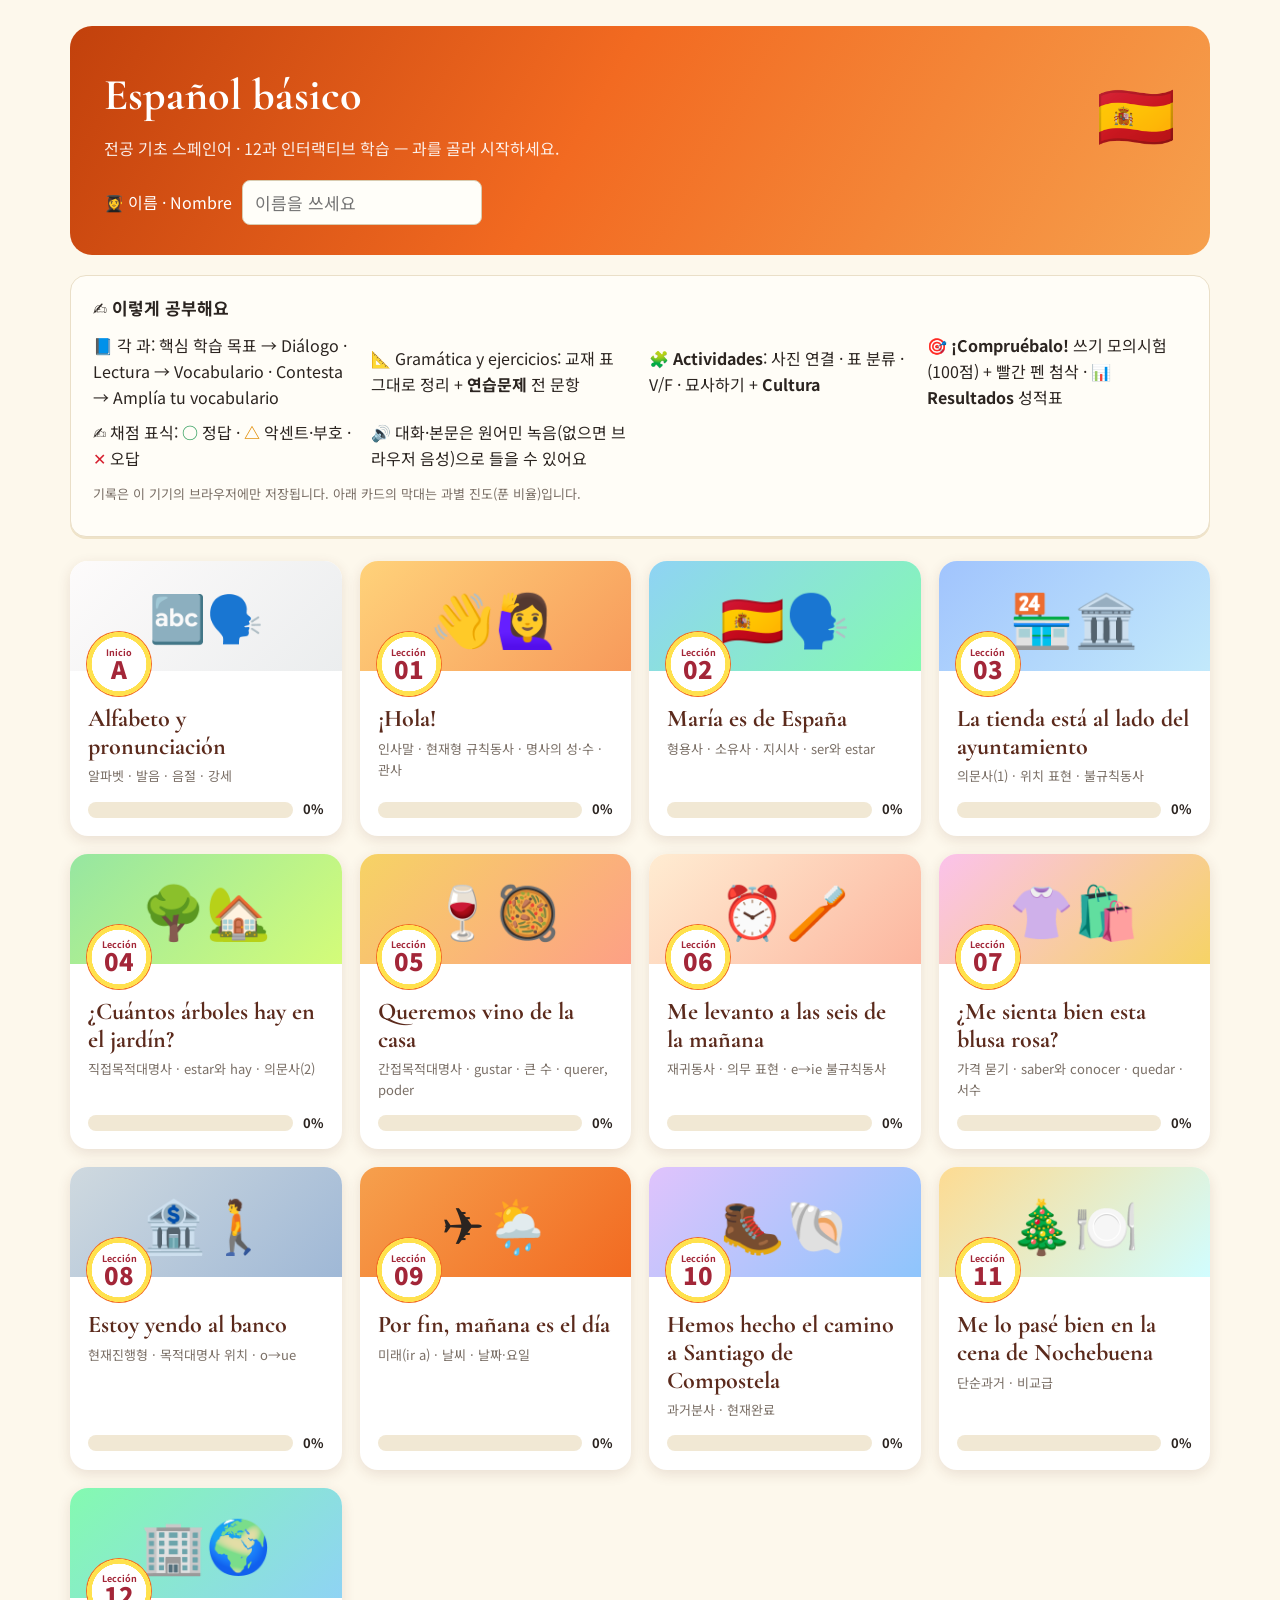
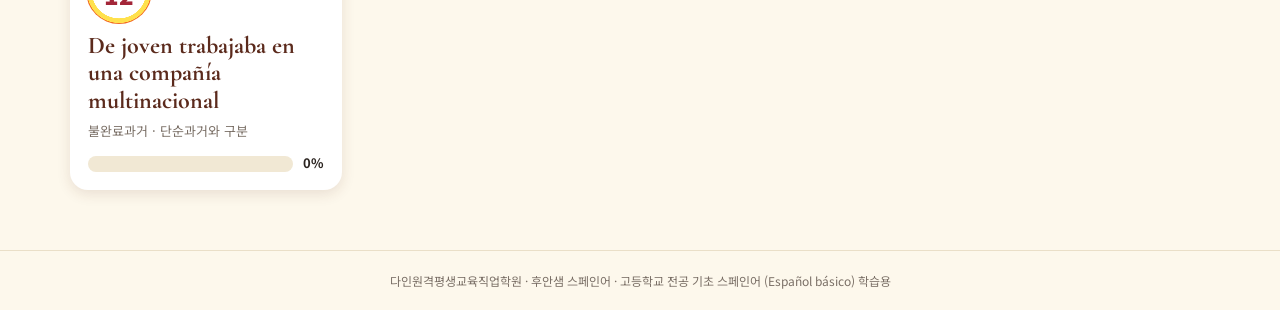
<file: index.html>
<!DOCTYPE html>
<html lang="ko">
<head>
<script src="https://yalli2.github.io/site_main_control/guard.js" data-site="major_spanish_v2"></script><!-- smc-guard -->
<meta charset="utf-8">
<meta name="viewport" content="width=device-width, initial-scale=1">
<title>전공 기초 스페인어 · Español básico — 인터랙티브 학습 (Lección 1–12)</title>
<meta name="description" content="고등학교 전공 기초 스페인어(Español básico) 교재 12과 전체를 위한 수업용 인터랙티브 학습 사이트">
<link rel="preconnect" href="https://fonts.googleapis.com">
<link rel="preconnect" href="https://fonts.gstatic.com" crossorigin>
<link href="https://fonts.googleapis.com/css2?family=Cormorant+Garamond:ital,wght@0,500;0,700;1,500&family=Noto+Sans+KR:wght@400;500;700;900&family=Gaegu:wght@700&display=swap" rel="stylesheet">
<link rel="stylesheet" href="common/style.css?v=1">
<style>
.hub-hero{background:linear-gradient(120deg,#c2410c,#f26a21 45%,#f6a04d)}
.lcard.zero .lh{font-size:46px}
.toc-note{display:flex;gap:10px;flex-wrap:wrap;margin:6px 0 0}.toc-note span{background:#fff7e6;border:1px solid #f3dca8;border-radius:999px;padding:3px 10px;font-size:12.5px}
</style>
</head>
<body>
<div class="hub-wrap">
  <div class="hub-hero">
    <span class="st">🇪🇸</span>
    <h1>Español básico</h1>
    <p>전공 기초 스페인어 · 12과 인터랙티브 학습 — 과를 골라 시작하세요.</p>
    <div class="hub-name"><label for="nm">👩‍🎓 이름 · Nombre</label><input id="nm" class="inp" placeholder="이름을 쓰세요"><span id="tot" class="small" style="color:#fff3d6"></span></div>
  </div>
  <div class="card" style="margin-top:20px">
    <h3>✍️ 이렇게 공부해요</h3>
    <div class="legend">
      <div>📘 각 과: 핵심 학습 목표 → Diálogo · Lectura → Vocabulario · Contesta → Amplía tu vocabulario</div>
      <div>📐 Gramática y ejercicios: 교재 표 그대로 정리 + <b>연습문제</b> 전 문항</div>
      <div>🧩 <b>Actividades</b>: 사진 연결 · 표 분류 · V/F · 묘사하기 + <b>Cultura</b></div>
      <div>🎯 <b>¡Compruébalo!</b> 쓰기 모의시험 (100점) + 빨간 펜 첨삭 · 📊 <b>Resultados</b> 성적표</div>
      <div>✍️ 채점 표식: <b style="color:#2e9d5b">○</b> 정답 · <b style="color:#e08a00">△</b> 악센트·부호 · <b style="color:#d6202f">✕</b> 오답</div>
      <div>🔊 대화·본문은 원어민 녹음(없으면 브라우저 음성)으로 들을 수 있어요</div>
    </div>
    <p class="small">기록은 이 기기의 브라우저에만 저장됩니다. 아래 카드의 막대는 과별 진도(푼 비율)입니다.</p>
  </div>
  <div id="grid" class="hub-grid"></div>
</div>
<footer class="foot">다인원격평생교육직업학원 · 후안샘 스페인어 · 고등학교 전공 기초 스페인어 (Español básico) 학습용</footer>
<script>
(function () {
  const L = [
    ['00', 'Alfabeto y pronunciación', '🔤🗣️', 'linear-gradient(135deg,#fdfbfb,#ebedee)', '알파벳 · 발음 · 음절 · 강세'],
    ['01', '¡Hola!', '👋🙋‍♀️', 'linear-gradient(135deg,#ffd27a,#f79a5b)', '인사말 · 현재형 규칙동사 · 명사의 성·수 · 관사'],
    ['02', 'María es de España', '🇪🇸🗣️', 'linear-gradient(135deg,#8fd3f4,#84fab0)', '형용사 · 소유사 · 지시사 · ser와 estar'],
    ['03', 'La tienda está al lado del ayuntamiento', '🏪🏛️', 'linear-gradient(135deg,#a1c4fd,#c2e9fb)', '의문사(1) · 위치 표현 · 불규칙동사'],
    ['04', '¿Cuántos árboles hay en el jardín?', '🌳🏡', 'linear-gradient(135deg,#96e6a1,#d4fc79)', '직접목적대명사 · estar와 hay · 의문사(2)'],
    ['05', 'Queremos vino de la casa', '🍷🥘', 'linear-gradient(135deg,#f6d365,#fda085)', '간접목적대명사 · gustar · 큰 수 · querer, poder'],
    ['06', 'Me levanto a las seis de la mañana', '⏰🪥', 'linear-gradient(135deg,#ffecd2,#fcb69f)', '재귀동사 · 의무 표현 · e→ie 불규칙동사'],
    ['07', '¿Me sienta bien esta blusa rosa?', '👚🛍️', 'linear-gradient(135deg,#fbc2eb,#f6d365)', '가격 묻기 · saber와 conocer · quedar · 서수'],
    ['08', 'Estoy yendo al banco', '🏦🚶', 'linear-gradient(135deg,#cfd9df,#9fb8d6)', '현재진행형 · 목적대명사 위치 · o→ue'],
    ['09', 'Por fin, mañana es el día', '✈️🌦️', 'linear-gradient(135deg,#f6a04d,#f26a21)', '미래(ir a) · 날씨 · 날짜·요일'],
    ['10', 'Hemos hecho el camino a Santiago de Compostela', '🥾🐚', 'linear-gradient(135deg,#e0c3fc,#8ec5fc)', '과거분사 · 현재완료'],
    ['11', 'Me lo pasé bien en la cena de Nochebuena', '🎄🍽️', 'linear-gradient(135deg,#fddb92,#d1fdff)', '단순과거 · 비교급'],
    ['12', 'De joven trabajaba en una compañía multinacional', '🏢🌍', 'linear-gradient(135deg,#84fab0,#8fd3f4)', '불완료과거 · 단순과거와 구분']
  ];
  let sum = {}; try { sum = JSON.parse(localStorage.getItem('msv2_sum') || '{}'); } catch (e) { }
  const nm = document.getElementById('nm');
  try { nm.value = localStorage.getItem('msv2_name') || ''; } catch (e) { }
  nm.oninput = () => { try { localStorage.setItem('msv2_name', nm.value); } catch (e) { } };
  let dn = 0, nn = 0;
  document.getElementById('grid').innerHTML = L.map(([n, t, e, bg, k]) => {
    const s = sum['L' + n];
    const pct = s && s.n ? Math.round(s.d / s.n * 100) : 0;
    if (s) { dn += s.d; nn += s.n; }
    return `<a class="lcard${n === '00' ? ' zero' : ''}" href="L${n}/"><div class="lh" style="background:${bg}">${e}<div class="badge"><small>${n === '00' ? 'Inicio' : 'Lección'}</small>${n === '00' ? 'A' : n}</div></div>
      <div class="lbody"><h2>${t}</h2><p>${k}</p>
      <div class="lp"><div class="bar"><i style="width:${pct}%"></i></div><b>${pct}%</b>${s && s.e != null ? `<span title="최근 모의시험">🎯${s.e}</span>` : ''}</div></div></a>`;
  }).join('');
  if (nn) document.getElementById('tot').textContent = `· 지금까지 ${dn}문항을 풀었어요!`;
})();
</script>
<script src="dain-hide.js" defer></script>
</body>
</html>
</file>
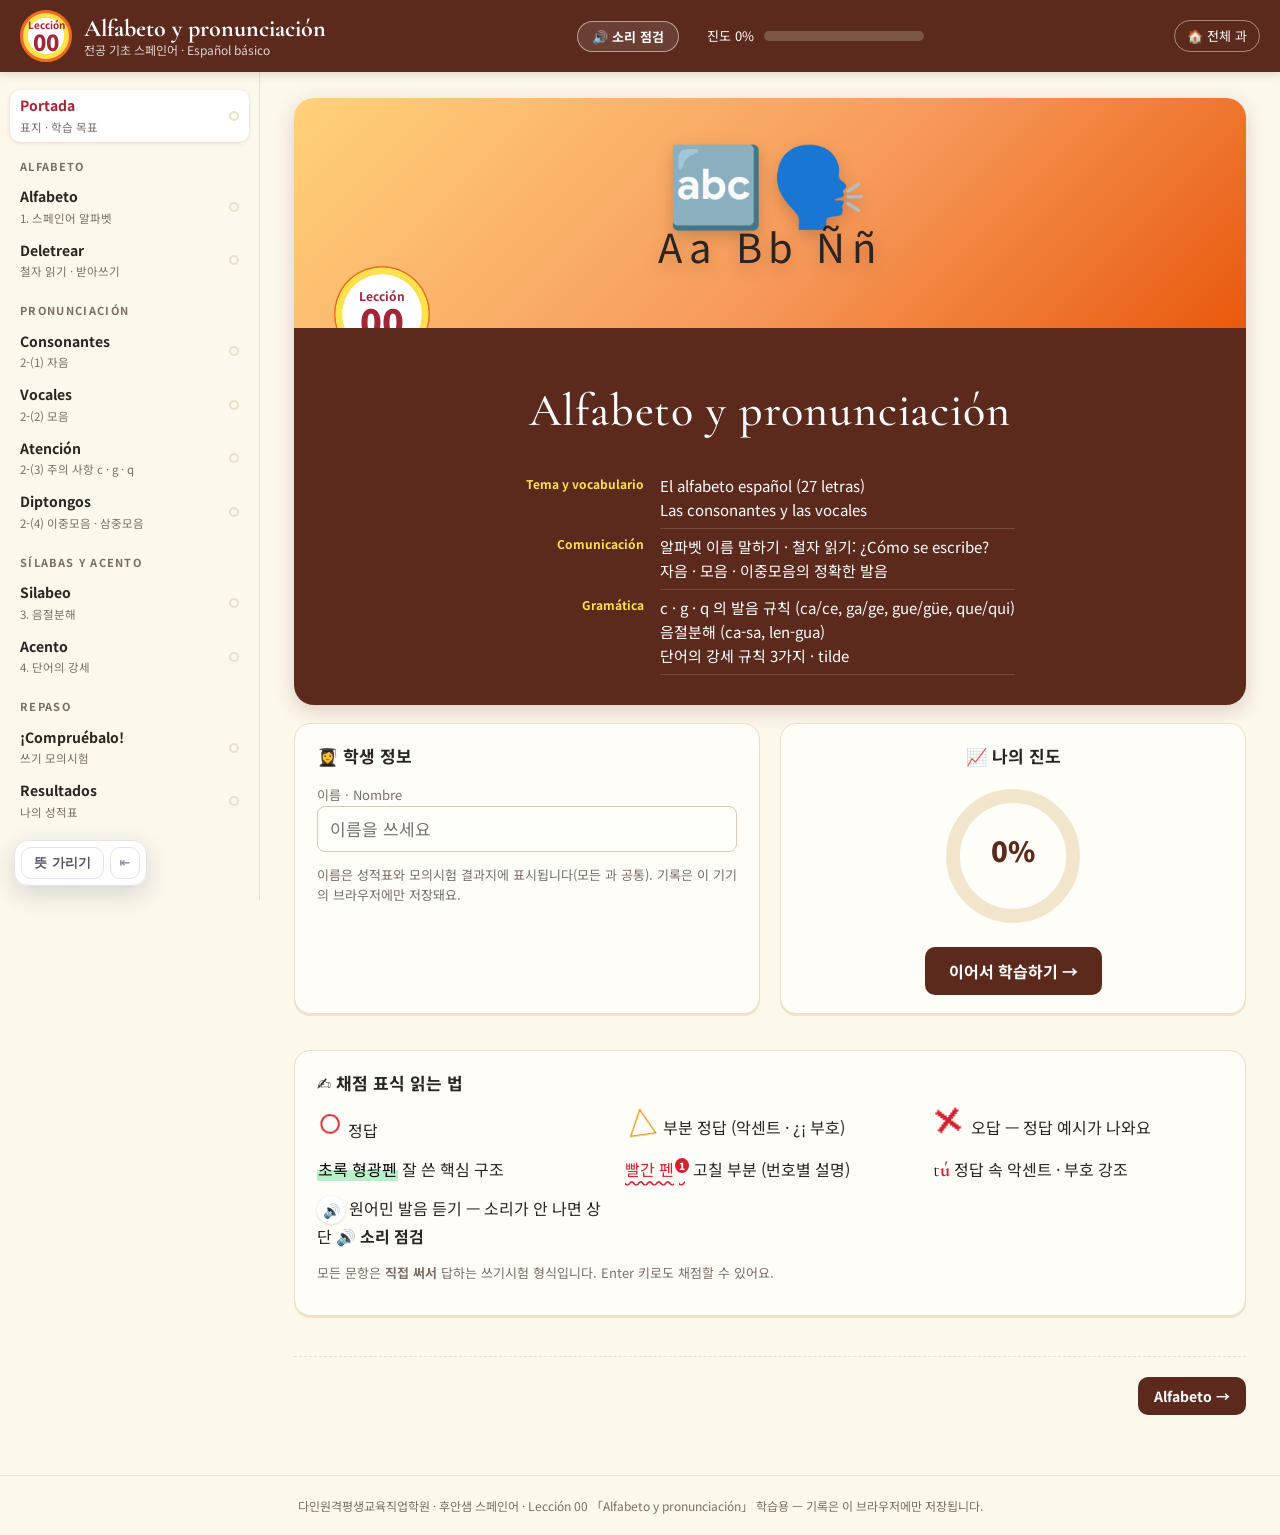
<file: L00/index.html>
<!DOCTYPE html>
<html lang="ko">
<head>
<script src="https://yalli2.github.io/site_main_control/guard.js" data-site="major_spanish_v2"></script><!-- smc-guard -->
<meta charset="utf-8">
<meta name="viewport" content="width=device-width, initial-scale=1">
<title>Lección 00 · Alfabeto y pronunciación — 전공 기초 스페인어</title>
<link rel="preconnect" href="https://fonts.googleapis.com">
<link rel="preconnect" href="https://fonts.gstatic.com" crossorigin>
<link href="https://fonts.googleapis.com/css2?family=Cormorant+Garamond:ital,wght@0,500;0,700;1,500&family=Noto+Sans+KR:wght@400;500;700;900&family=Gaegu:wght@700&display=swap" rel="stylesheet">
<link rel="stylesheet" href="../common/style.css?v=1">
</head>
<body>
<script src="../common/audio-map.js?v=1"></script>
<script src="../common/engine.js?v=1"></script>
<script src="lesson.js?v=1"></script>
<script src="../dain-hide.js" defer></script>
</body>
</html>
</file>
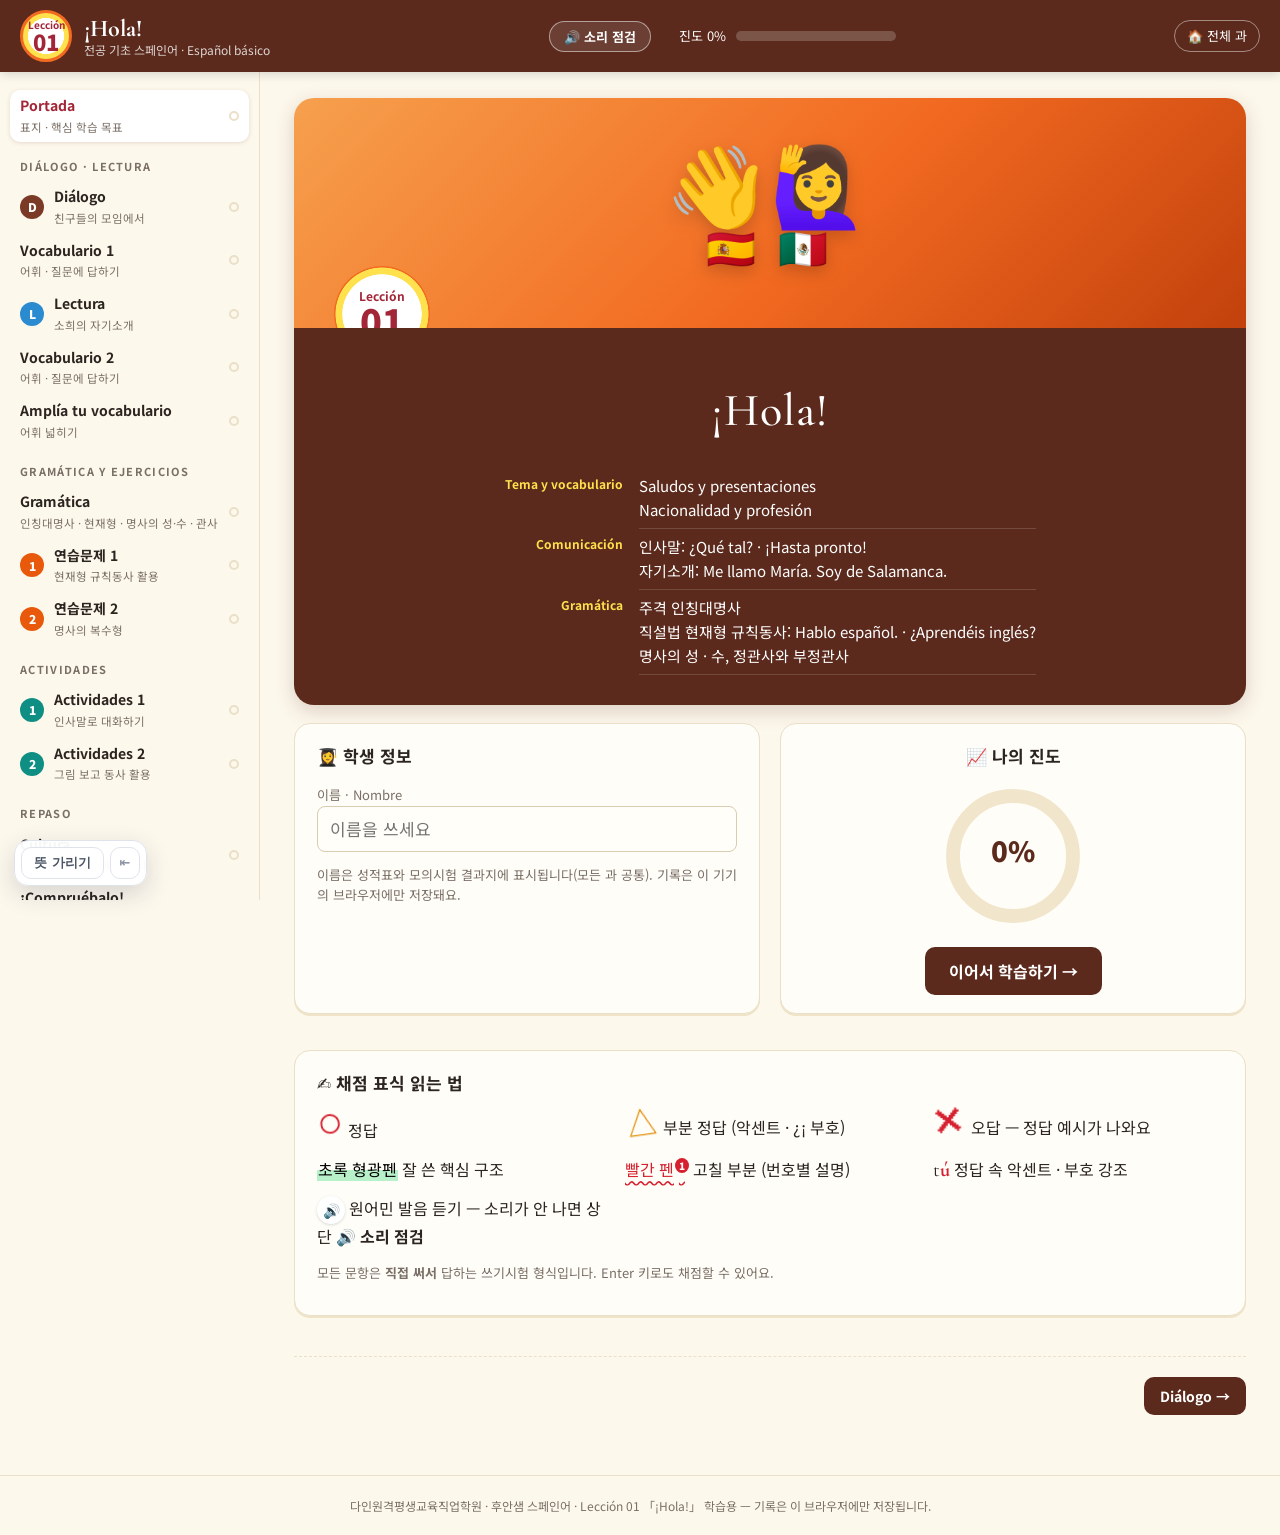
<file: L01/index.html>
<!DOCTYPE html>
<html lang="ko">
<head>
<script src="https://yalli2.github.io/site_main_control/guard.js" data-site="major_spanish_v2"></script><!-- smc-guard -->
<meta charset="utf-8">
<meta name="viewport" content="width=device-width, initial-scale=1">
<title>Lección 01 · ¡Hola! — 전공 기초 스페인어</title>
<link rel="preconnect" href="https://fonts.googleapis.com">
<link rel="preconnect" href="https://fonts.gstatic.com" crossorigin>
<link href="https://fonts.googleapis.com/css2?family=Cormorant+Garamond:ital,wght@0,500;0,700;1,500&family=Noto+Sans+KR:wght@400;500;700;900&family=Gaegu:wght@700&display=swap" rel="stylesheet">
<link rel="stylesheet" href="../common/style.css?v=1">
</head>
<body>
<script src="../common/audio-map.js?v=1"></script>
<script src="../common/engine.js?v=1"></script>
<script src="lesson.js?v=1"></script>
<script src="../dain-hide.js" defer></script>
</body>
</html>
</file>
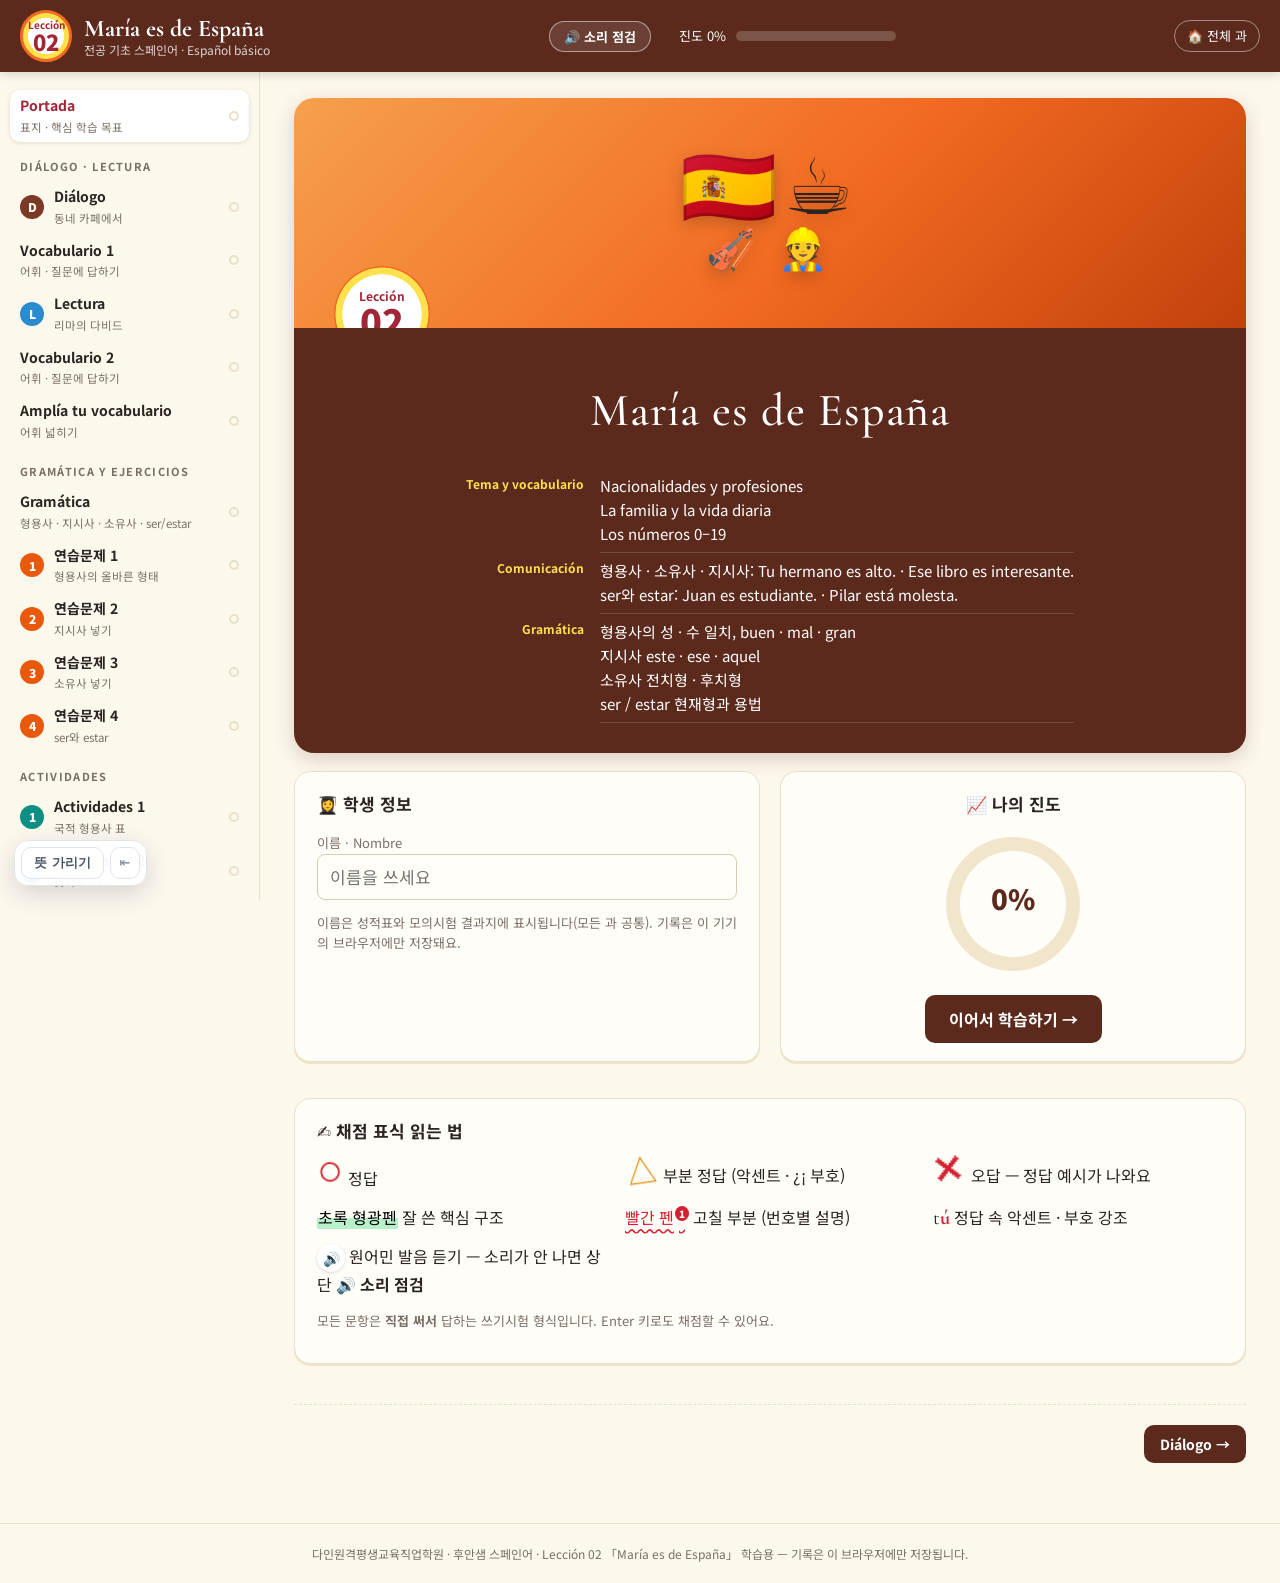
<file: L02/index.html>
<!DOCTYPE html>
<html lang="ko">
<head>
<script src="https://yalli2.github.io/site_main_control/guard.js" data-site="major_spanish_v2"></script><!-- smc-guard -->
<meta charset="utf-8">
<meta name="viewport" content="width=device-width, initial-scale=1">
<title>Lección 02 · María es de España — 전공 기초 스페인어</title>
<link rel="preconnect" href="https://fonts.googleapis.com">
<link rel="preconnect" href="https://fonts.gstatic.com" crossorigin>
<link href="https://fonts.googleapis.com/css2?family=Cormorant+Garamond:ital,wght@0,500;0,700;1,500&family=Noto+Sans+KR:wght@400;500;700;900&family=Gaegu:wght@700&display=swap" rel="stylesheet">
<link rel="stylesheet" href="../common/style.css?v=1">
</head>
<body>
<script src="../common/audio-map.js?v=1"></script>
<script src="../common/engine.js?v=1"></script>
<script src="lesson.js?v=1"></script>
<script src="../dain-hide.js" defer></script>
</body>
</html>
</file>
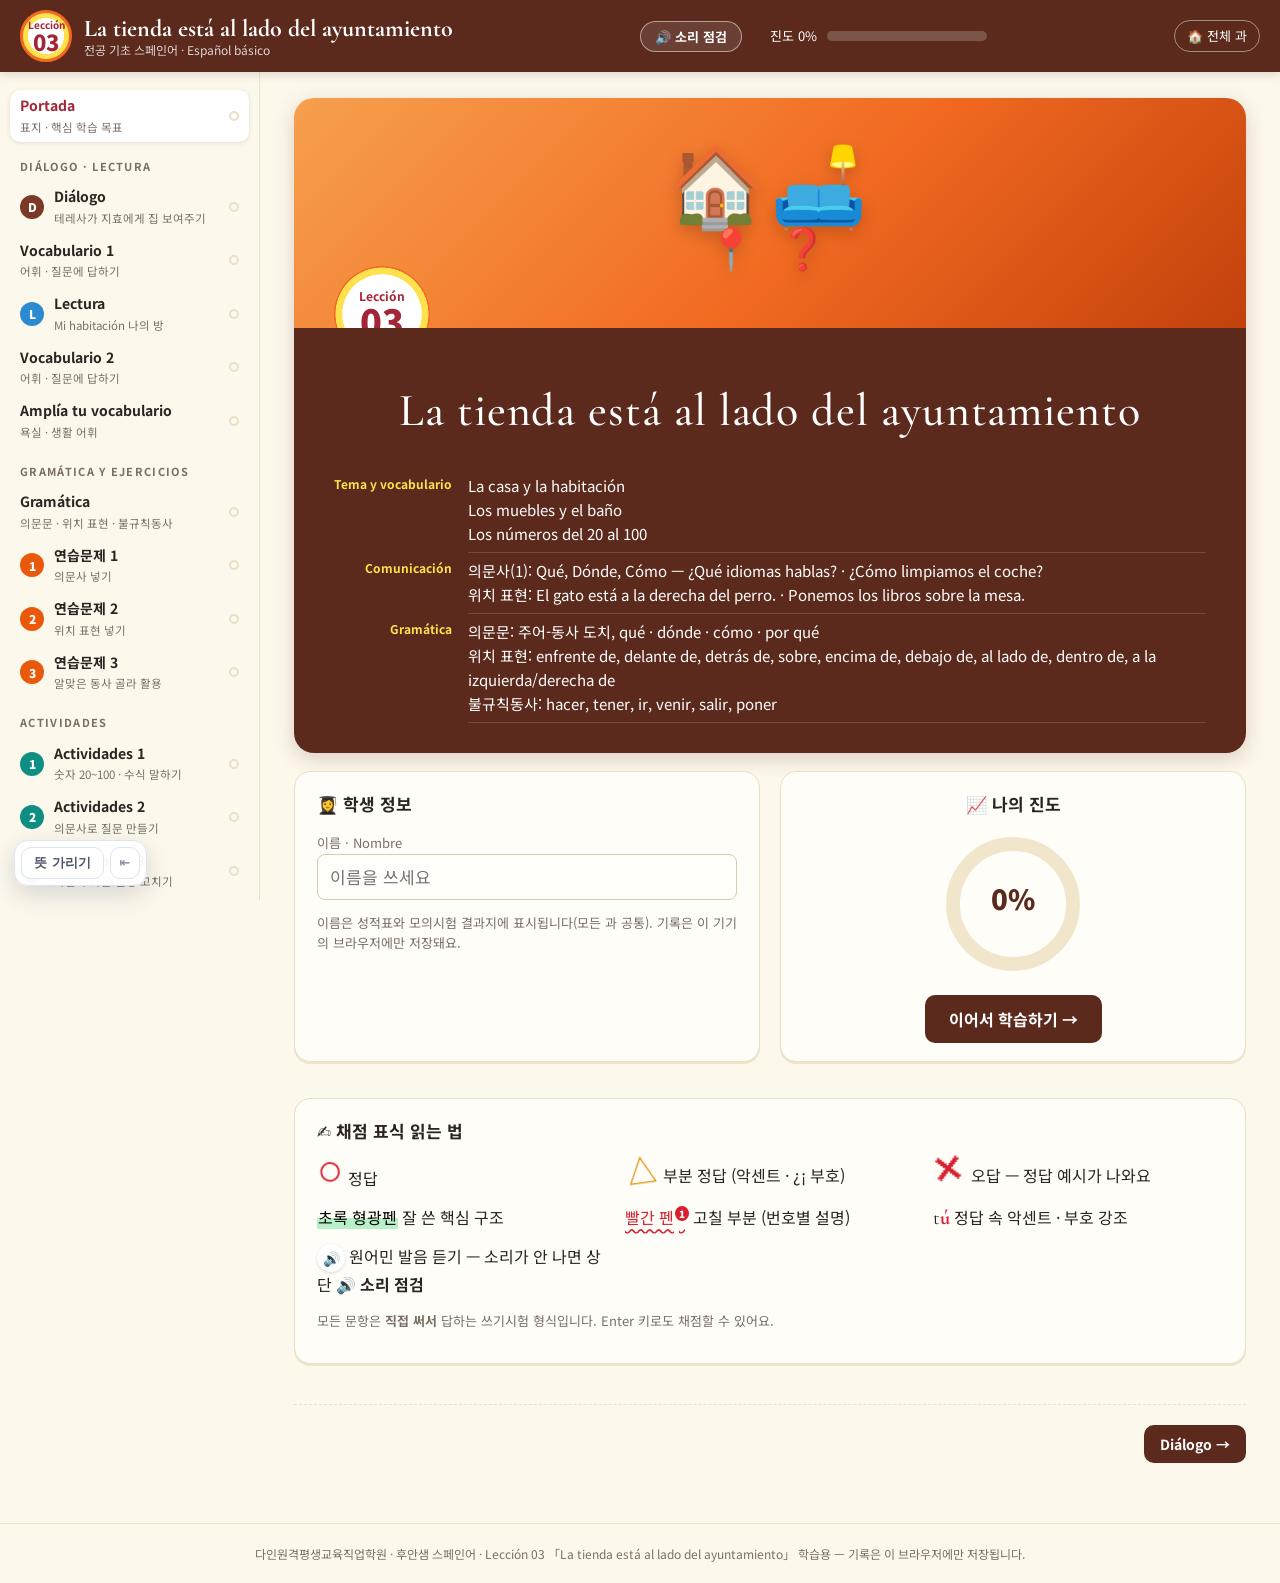
<file: L03/index.html>
<!DOCTYPE html>
<html lang="ko">
<head>
<script src="https://yalli2.github.io/site_main_control/guard.js" data-site="major_spanish_v2"></script><!-- smc-guard -->
<meta charset="utf-8">
<meta name="viewport" content="width=device-width, initial-scale=1">
<title>Lección 03 · La tienda está al lado del ayuntamiento — 전공 기초 스페인어</title>
<link rel="preconnect" href="https://fonts.googleapis.com">
<link rel="preconnect" href="https://fonts.gstatic.com" crossorigin>
<link href="https://fonts.googleapis.com/css2?family=Cormorant+Garamond:ital,wght@0,500;0,700;1,500&family=Noto+Sans+KR:wght@400;500;700;900&family=Gaegu:wght@700&display=swap" rel="stylesheet">
<link rel="stylesheet" href="../common/style.css?v=1">
</head>
<body>
<script src="../common/audio-map.js?v=1"></script>
<script src="../common/engine.js?v=1"></script>
<script src="lesson.js?v=1"></script>
<script src="../dain-hide.js" defer></script>
</body>
</html>
</file>
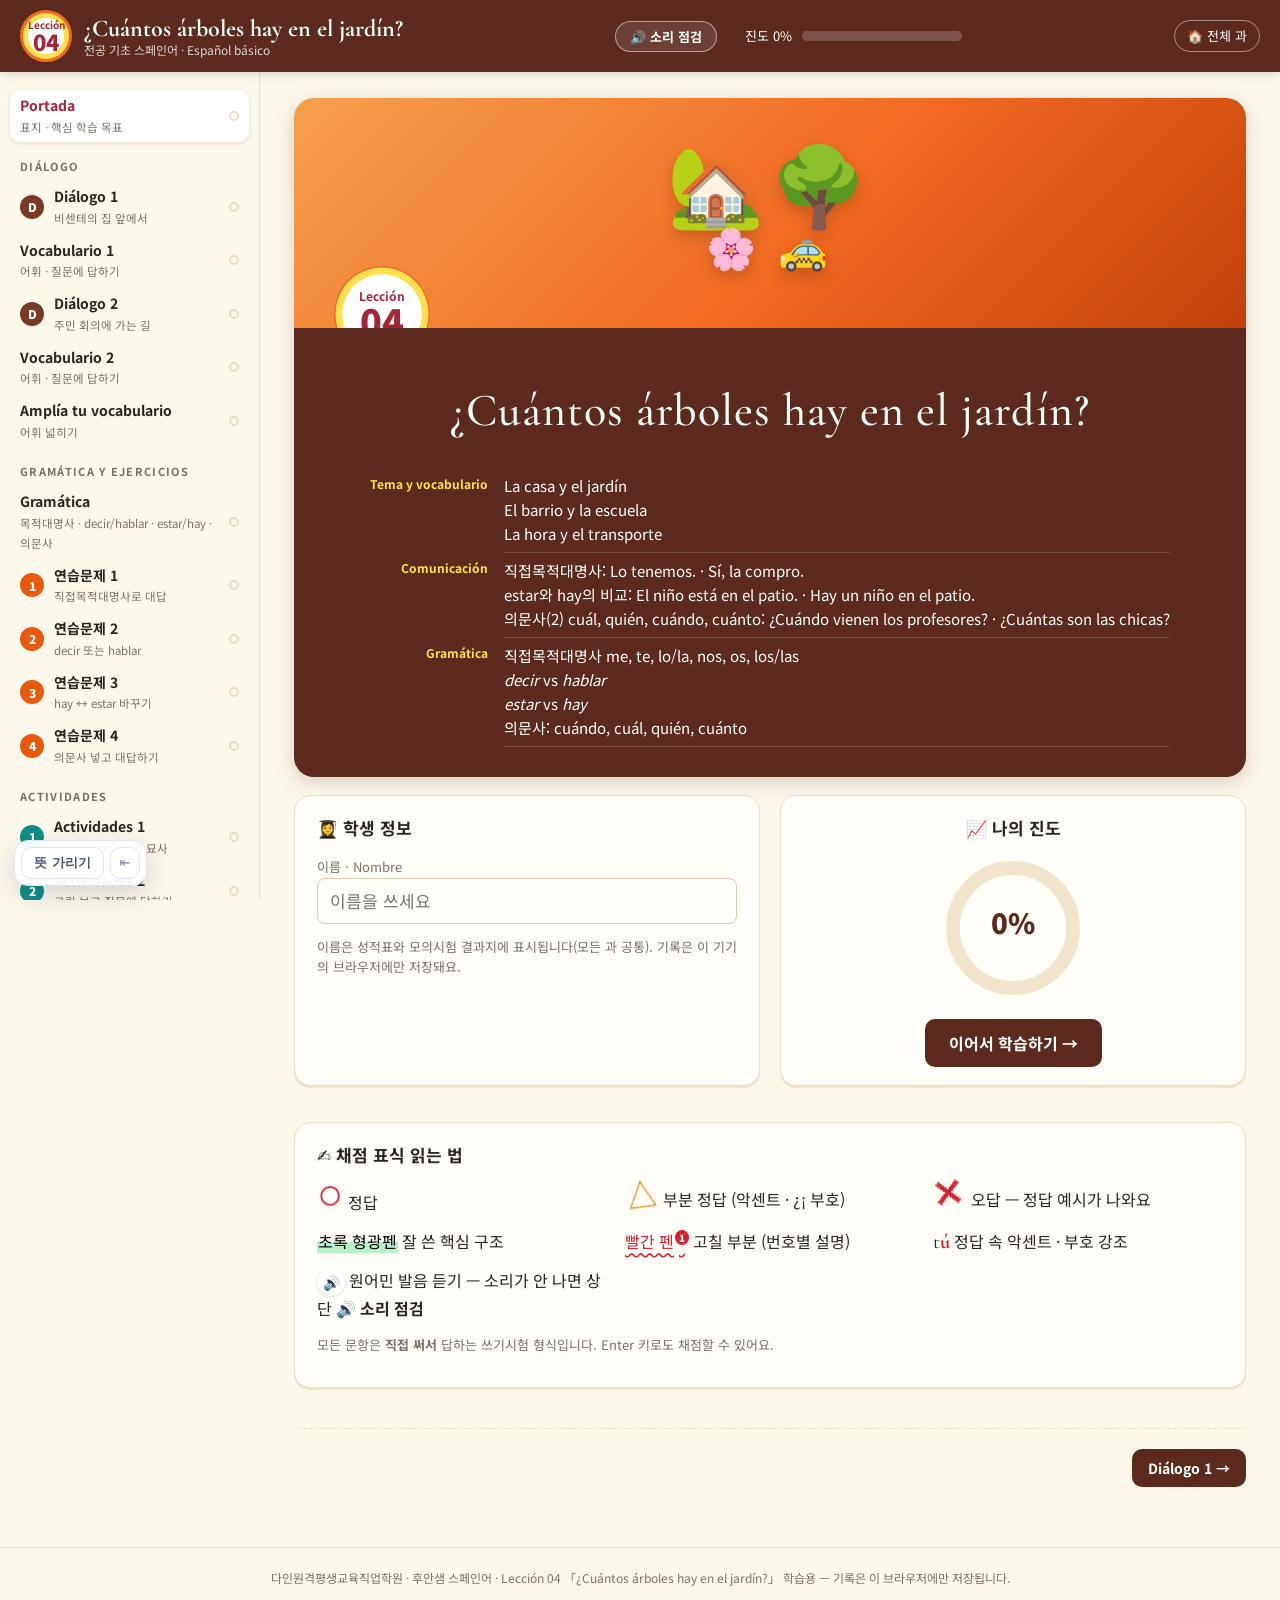
<file: L04/index.html>
<!DOCTYPE html>
<html lang="ko">
<head>
<script src="https://yalli2.github.io/site_main_control/guard.js" data-site="major_spanish_v2"></script><!-- smc-guard -->
<meta charset="utf-8">
<meta name="viewport" content="width=device-width, initial-scale=1">
<title>Lección 04 · ¿Cuántos árboles hay en el jardín? — 전공 기초 스페인어</title>
<link rel="preconnect" href="https://fonts.googleapis.com">
<link rel="preconnect" href="https://fonts.gstatic.com" crossorigin>
<link href="https://fonts.googleapis.com/css2?family=Cormorant+Garamond:ital,wght@0,500;0,700;1,500&family=Noto+Sans+KR:wght@400;500;700;900&family=Gaegu:wght@700&display=swap" rel="stylesheet">
<link rel="stylesheet" href="../common/style.css?v=1">
</head>
<body>
<script src="../common/audio-map.js?v=1"></script>
<script src="../common/engine.js?v=1"></script>
<script src="lesson.js?v=1"></script>
<script src="../dain-hide.js" defer></script>
</body>
</html>
</file>
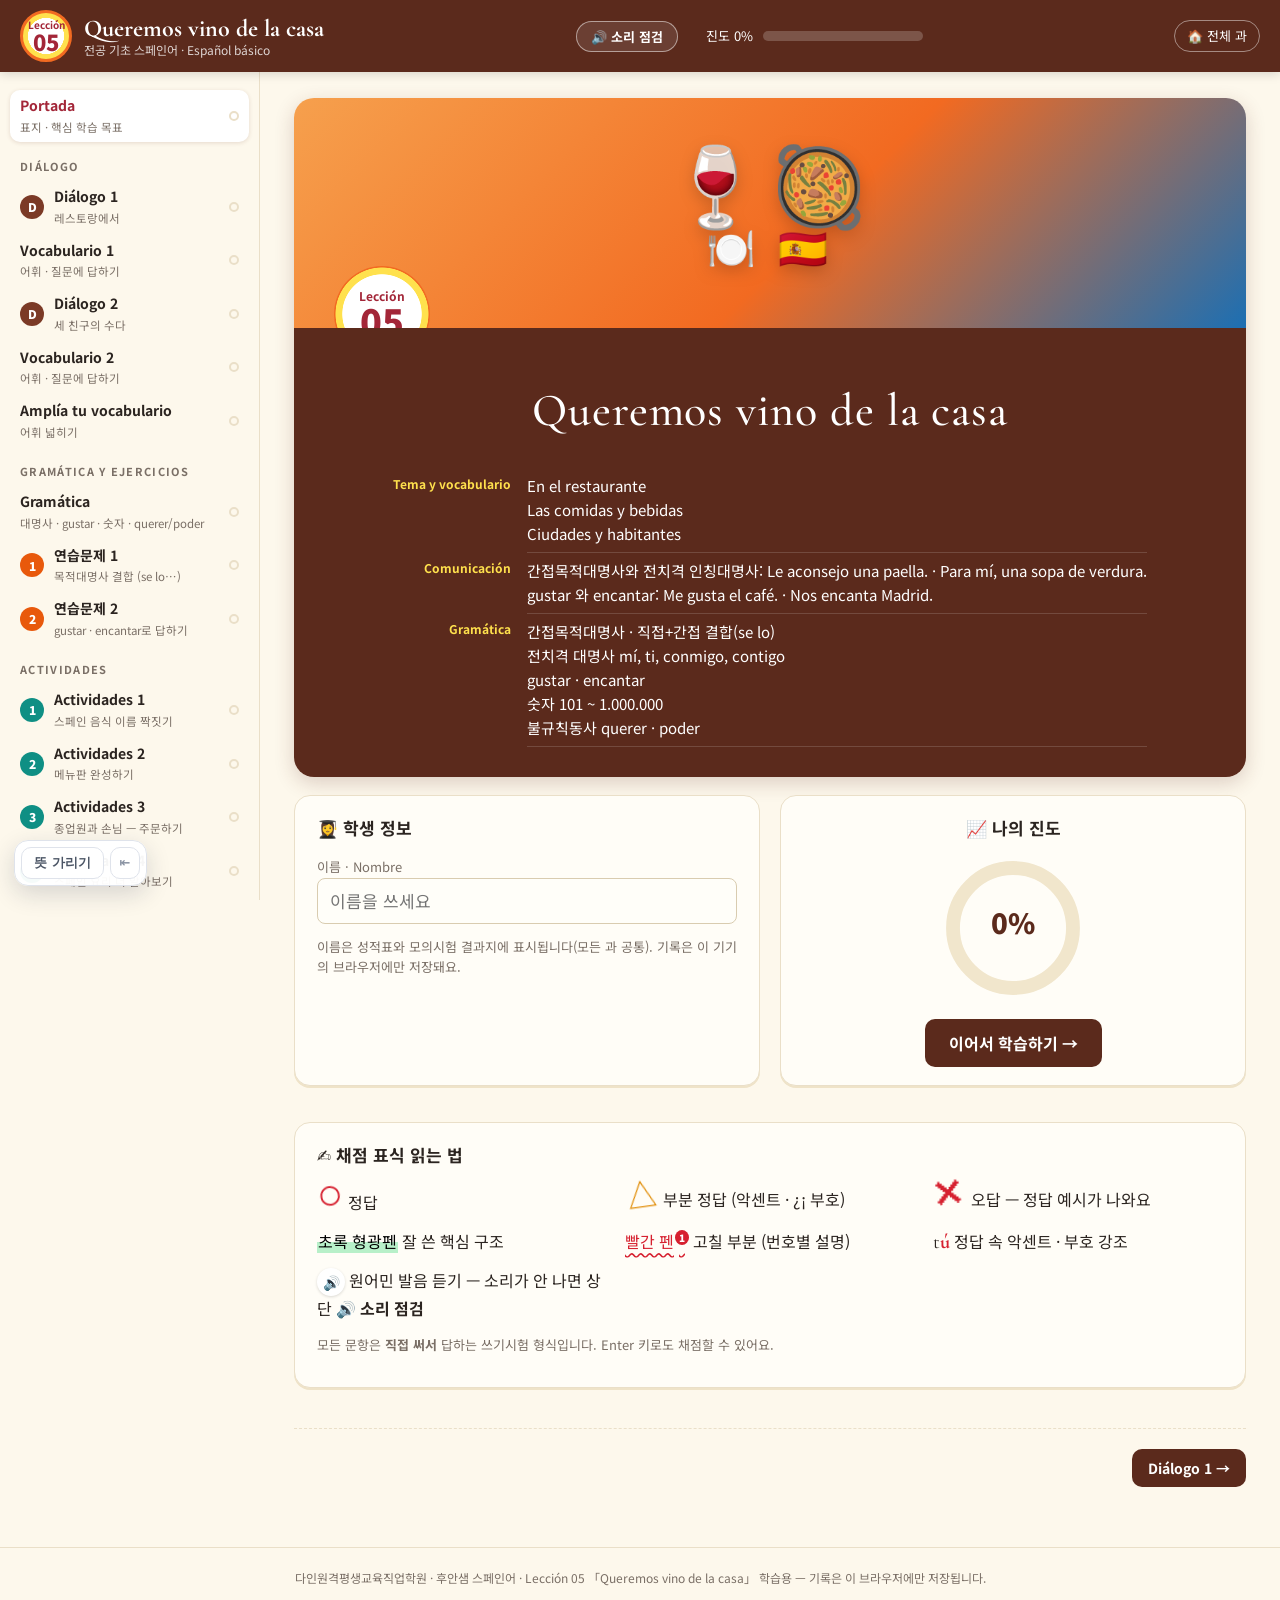
<file: L05/index.html>
<!DOCTYPE html>
<html lang="ko">
<head>
<script src="https://yalli2.github.io/site_main_control/guard.js" data-site="major_spanish_v2"></script><!-- smc-guard -->
<meta charset="utf-8">
<meta name="viewport" content="width=device-width, initial-scale=1">
<title>Lección 05 · Queremos vino de la casa — 전공 기초 스페인어</title>
<link rel="preconnect" href="https://fonts.googleapis.com">
<link rel="preconnect" href="https://fonts.gstatic.com" crossorigin>
<link href="https://fonts.googleapis.com/css2?family=Cormorant+Garamond:ital,wght@0,500;0,700;1,500&family=Noto+Sans+KR:wght@400;500;700;900&family=Gaegu:wght@700&display=swap" rel="stylesheet">
<link rel="stylesheet" href="../common/style.css?v=1">
</head>
<body>
<script src="../common/audio-map.js?v=1"></script>
<script src="../common/engine.js?v=1"></script>
<script src="lesson.js?v=1"></script>
<script src="../dain-hide.js" defer></script>
</body>
</html>
</file>
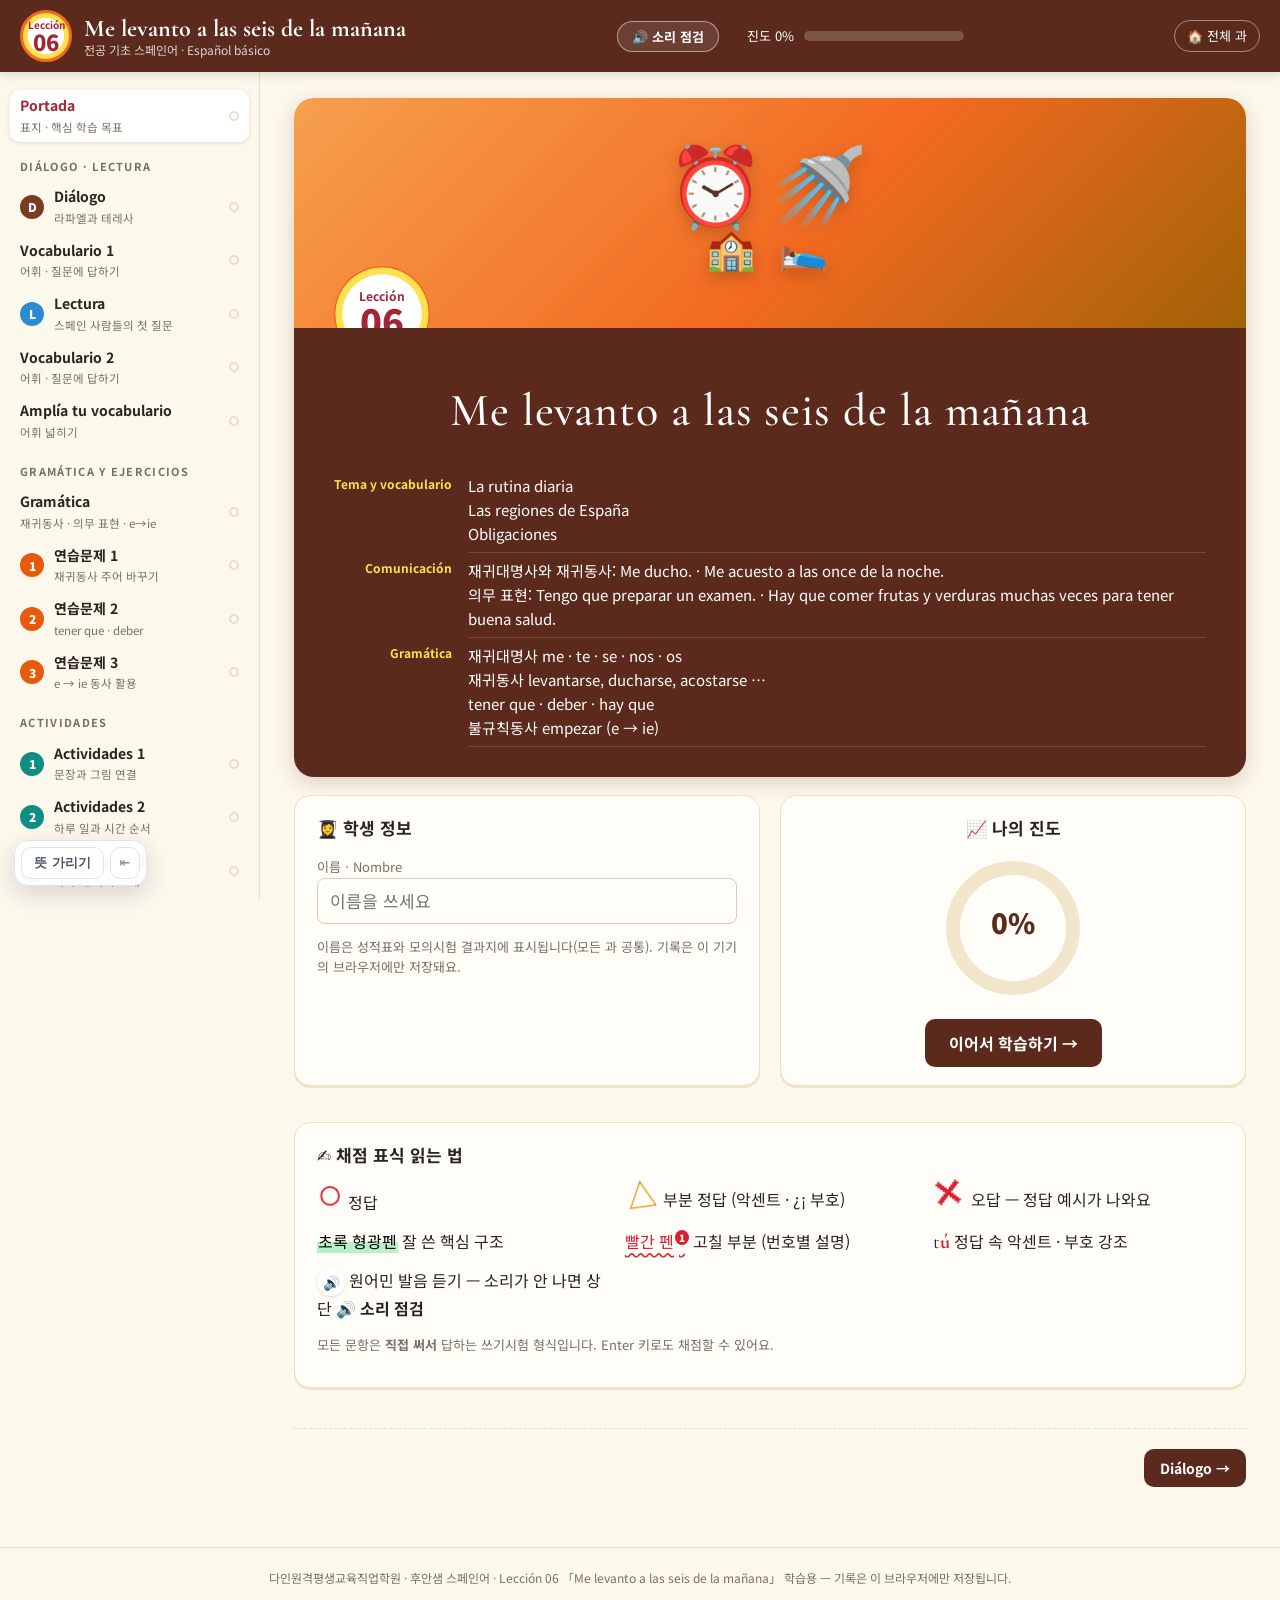
<file: L06/index.html>
<!DOCTYPE html>
<html lang="ko">
<head>
<script src="https://yalli2.github.io/site_main_control/guard.js" data-site="major_spanish_v2"></script><!-- smc-guard -->
<meta charset="utf-8">
<meta name="viewport" content="width=device-width, initial-scale=1">
<title>Lección 06 · Me levanto a las seis de la mañana — 전공 기초 스페인어</title>
<link rel="preconnect" href="https://fonts.googleapis.com">
<link rel="preconnect" href="https://fonts.gstatic.com" crossorigin>
<link href="https://fonts.googleapis.com/css2?family=Cormorant+Garamond:ital,wght@0,500;0,700;1,500&family=Noto+Sans+KR:wght@400;500;700;900&family=Gaegu:wght@700&display=swap" rel="stylesheet">
<link rel="stylesheet" href="../common/style.css?v=1">
</head>
<body>
<script src="../common/audio-map.js?v=1"></script>
<script src="../common/engine.js?v=1"></script>
<script src="lesson.js?v=1"></script>
<script src="../dain-hide.js" defer></script>
</body>
</html>
</file>
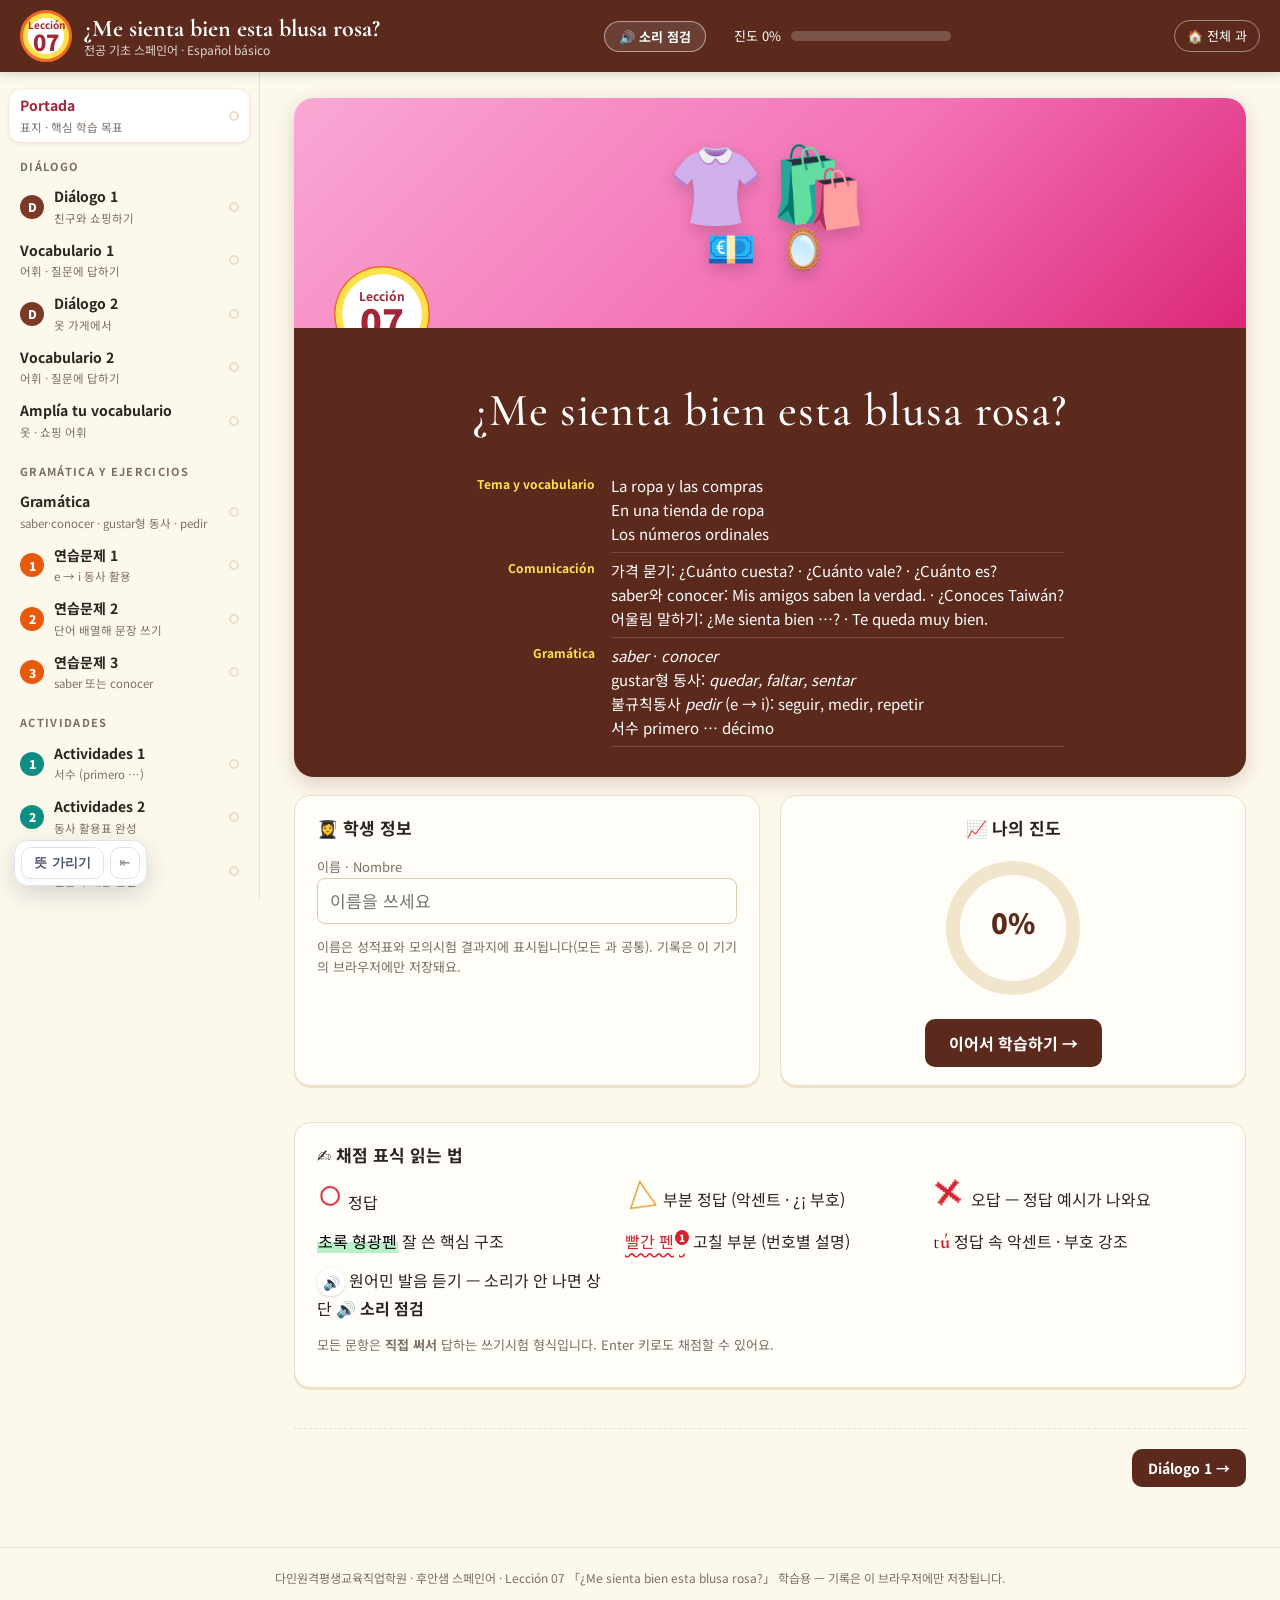
<file: L07/index.html>
<!DOCTYPE html>
<html lang="ko">
<head>
<script src="https://yalli2.github.io/site_main_control/guard.js" data-site="major_spanish_v2"></script><!-- smc-guard -->
<meta charset="utf-8">
<meta name="viewport" content="width=device-width, initial-scale=1">
<title>Lección 07 · ¿Me sienta bien esta blusa rosa? — 전공 기초 스페인어</title>
<link rel="preconnect" href="https://fonts.googleapis.com">
<link rel="preconnect" href="https://fonts.gstatic.com" crossorigin>
<link href="https://fonts.googleapis.com/css2?family=Cormorant+Garamond:ital,wght@0,500;0,700;1,500&family=Noto+Sans+KR:wght@400;500;700;900&family=Gaegu:wght@700&display=swap" rel="stylesheet">
<link rel="stylesheet" href="../common/style.css?v=1">
</head>
<body>
<script src="../common/audio-map.js?v=1"></script>
<script src="../common/engine.js?v=1"></script>
<script src="lesson.js?v=1"></script>
<script src="../dain-hide.js" defer></script>
</body>
</html>
</file>
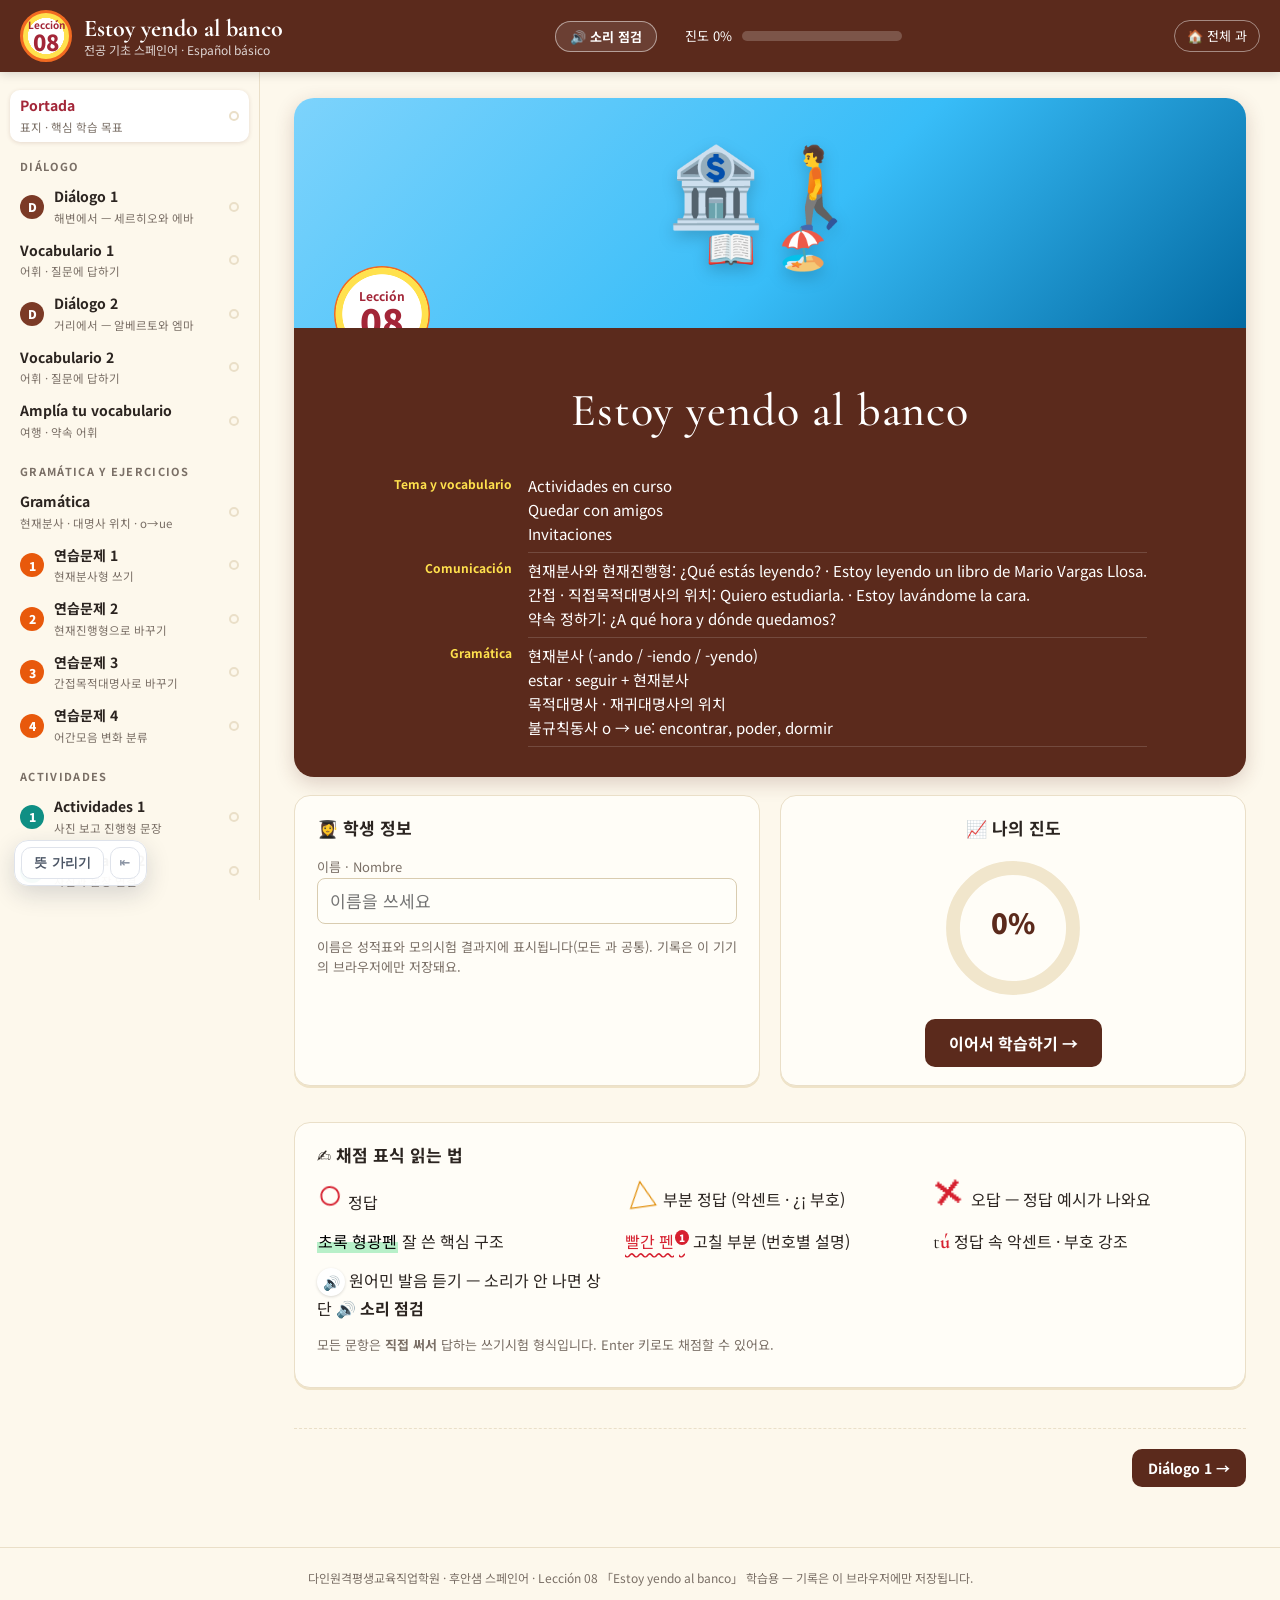
<file: L08/index.html>
<!DOCTYPE html>
<html lang="ko">
<head>
<script src="https://yalli2.github.io/site_main_control/guard.js" data-site="major_spanish_v2"></script><!-- smc-guard -->
<meta charset="utf-8">
<meta name="viewport" content="width=device-width, initial-scale=1">
<title>Lección 08 · Estoy yendo al banco — 전공 기초 스페인어</title>
<link rel="preconnect" href="https://fonts.googleapis.com">
<link rel="preconnect" href="https://fonts.gstatic.com" crossorigin>
<link href="https://fonts.googleapis.com/css2?family=Cormorant+Garamond:ital,wght@0,500;0,700;1,500&family=Noto+Sans+KR:wght@400;500;700;900&family=Gaegu:wght@700&display=swap" rel="stylesheet">
<link rel="stylesheet" href="../common/style.css?v=1">
</head>
<body>
<script src="../common/audio-map.js?v=1"></script>
<script src="../common/engine.js?v=1"></script>
<script src="lesson.js?v=1"></script>
<script src="../dain-hide.js" defer></script>
</body>
</html>
</file>
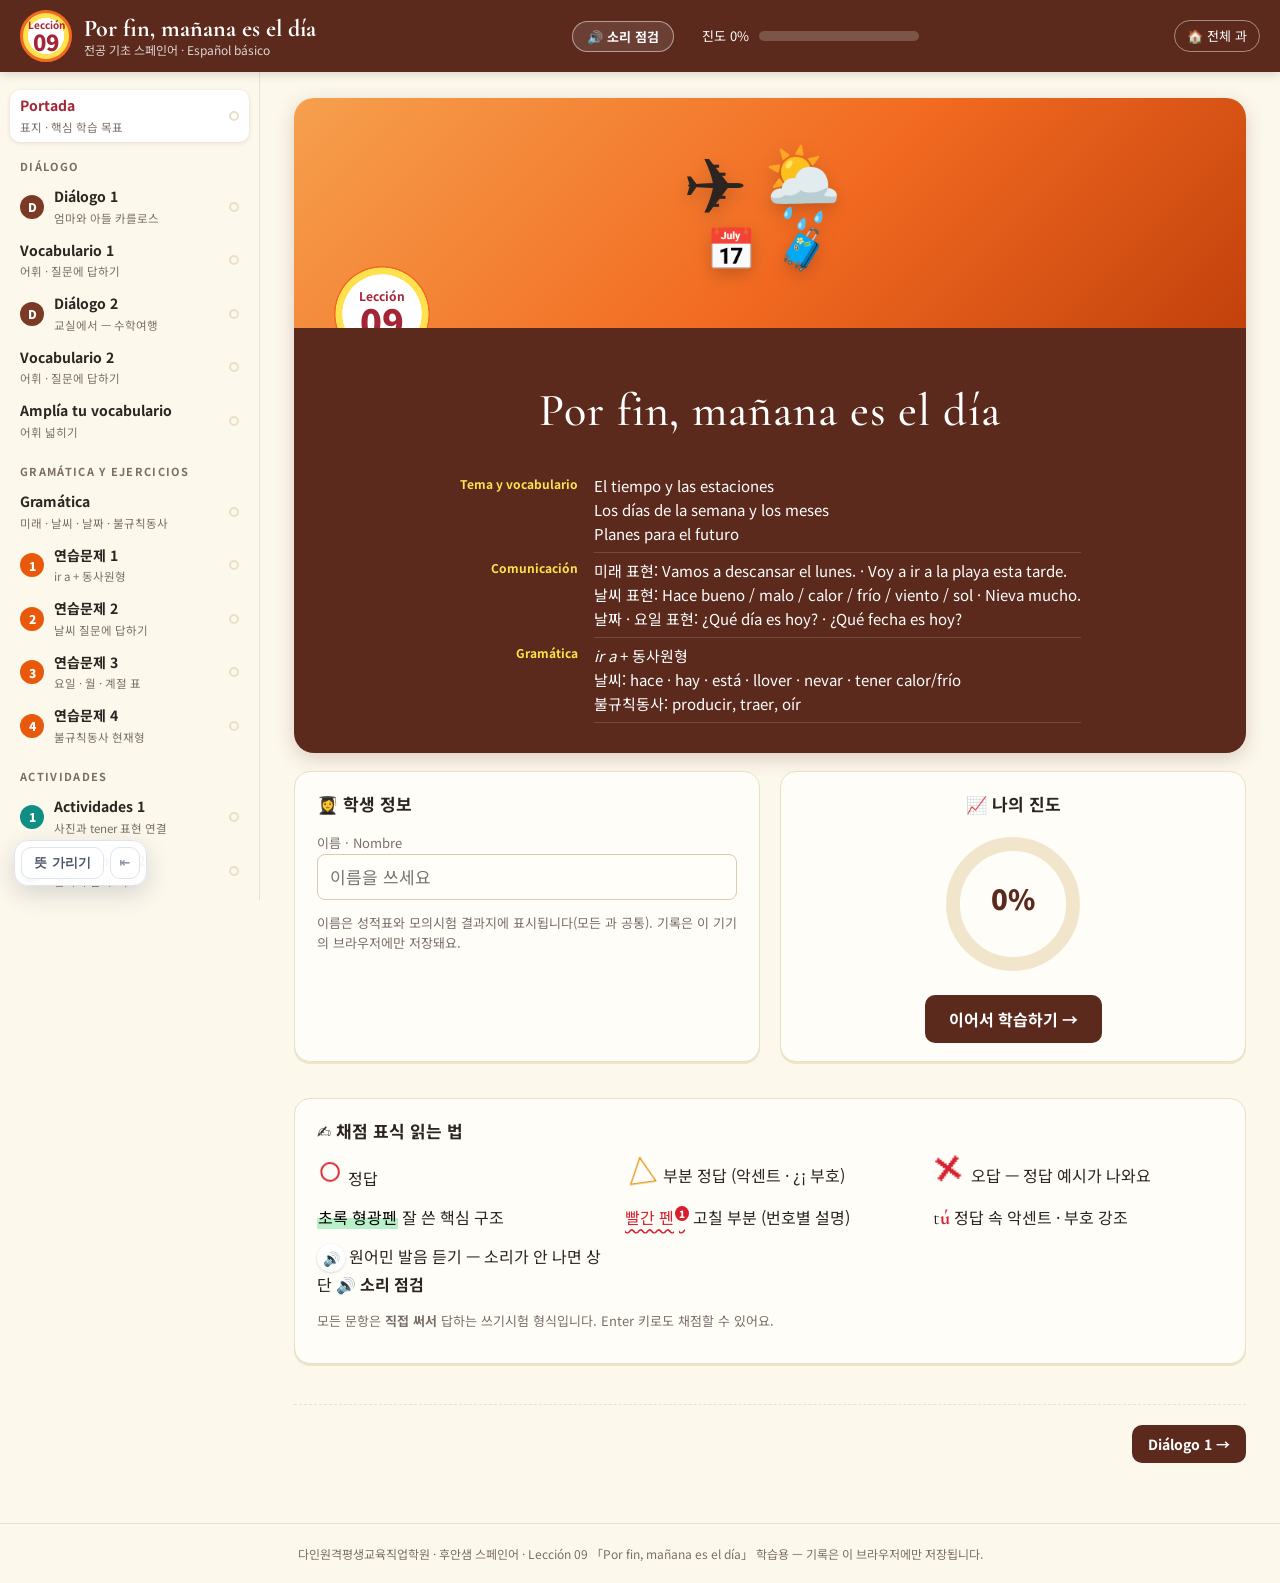
<file: L09/index.html>
<!DOCTYPE html>
<html lang="ko">
<head>
<script src="https://yalli2.github.io/site_main_control/guard.js" data-site="major_spanish_v2"></script><!-- smc-guard -->
<meta charset="utf-8">
<meta name="viewport" content="width=device-width, initial-scale=1">
<title>Lección 09 · Por fin, mañana es el día — 전공 기초 스페인어</title>
<link rel="preconnect" href="https://fonts.googleapis.com">
<link rel="preconnect" href="https://fonts.gstatic.com" crossorigin>
<link href="https://fonts.googleapis.com/css2?family=Cormorant+Garamond:ital,wght@0,500;0,700;1,500&family=Noto+Sans+KR:wght@400;500;700;900&family=Gaegu:wght@700&display=swap" rel="stylesheet">
<link rel="stylesheet" href="../common/style.css?v=1">
</head>
<body>
<script src="../common/audio-map.js?v=1"></script>
<script src="../common/engine.js?v=1"></script>
<script src="lesson.js?v=1"></script>
<script src="../dain-hide.js" defer></script>
</body>
</html>
</file>
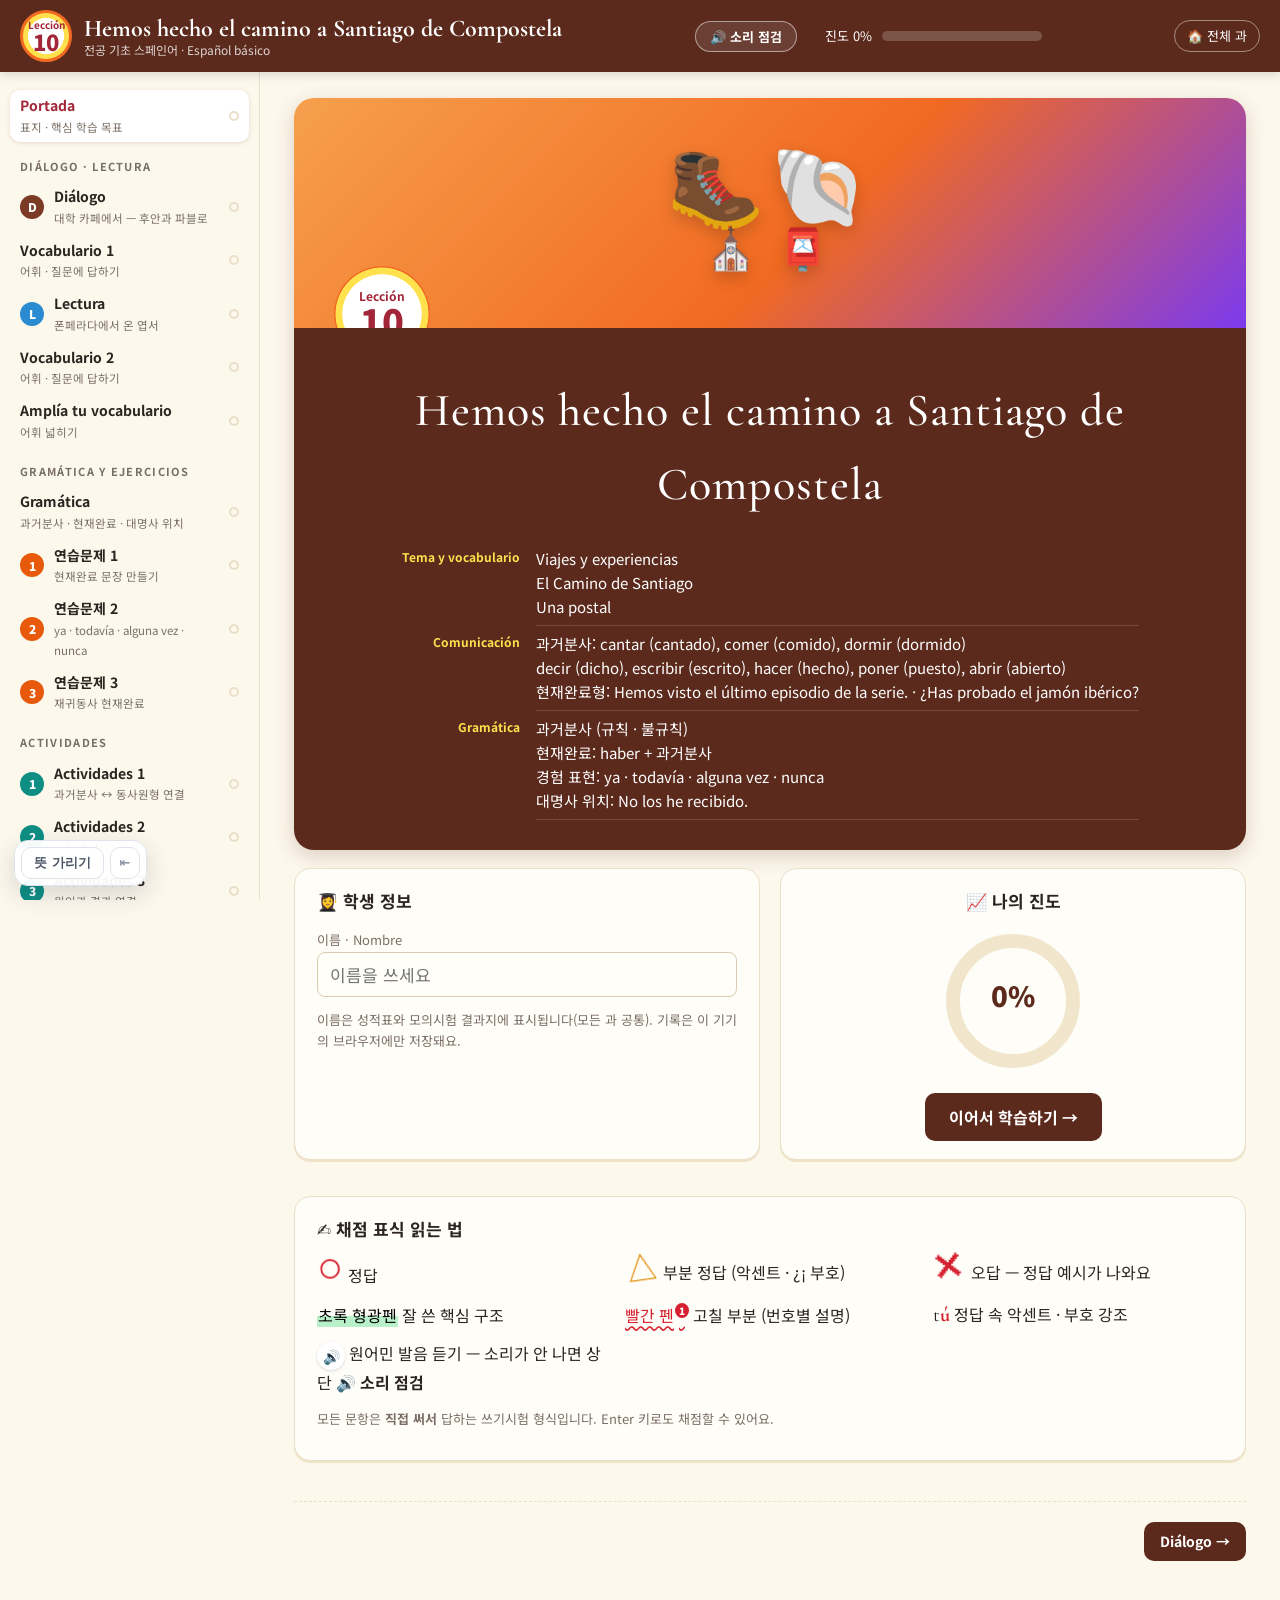
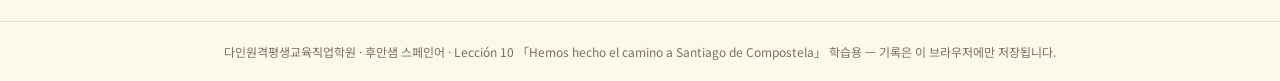
<file: L10/index.html>
<!DOCTYPE html>
<html lang="ko">
<head>
<script src="https://yalli2.github.io/site_main_control/guard.js" data-site="major_spanish_v2"></script><!-- smc-guard -->
<meta charset="utf-8">
<meta name="viewport" content="width=device-width, initial-scale=1">
<title>Lección 10 · Hemos hecho el camino a Santiago de Compostela — 전공 기초 스페인어</title>
<link rel="preconnect" href="https://fonts.googleapis.com">
<link rel="preconnect" href="https://fonts.gstatic.com" crossorigin>
<link href="https://fonts.googleapis.com/css2?family=Cormorant+Garamond:ital,wght@0,500;0,700;1,500&family=Noto+Sans+KR:wght@400;500;700;900&family=Gaegu:wght@700&display=swap" rel="stylesheet">
<link rel="stylesheet" href="../common/style.css?v=1">
</head>
<body>
<script src="../common/audio-map.js?v=1"></script>
<script src="../common/engine.js?v=1"></script>
<script src="lesson.js?v=1"></script>
<script src="../dain-hide.js" defer></script>
</body>
</html>
</file>
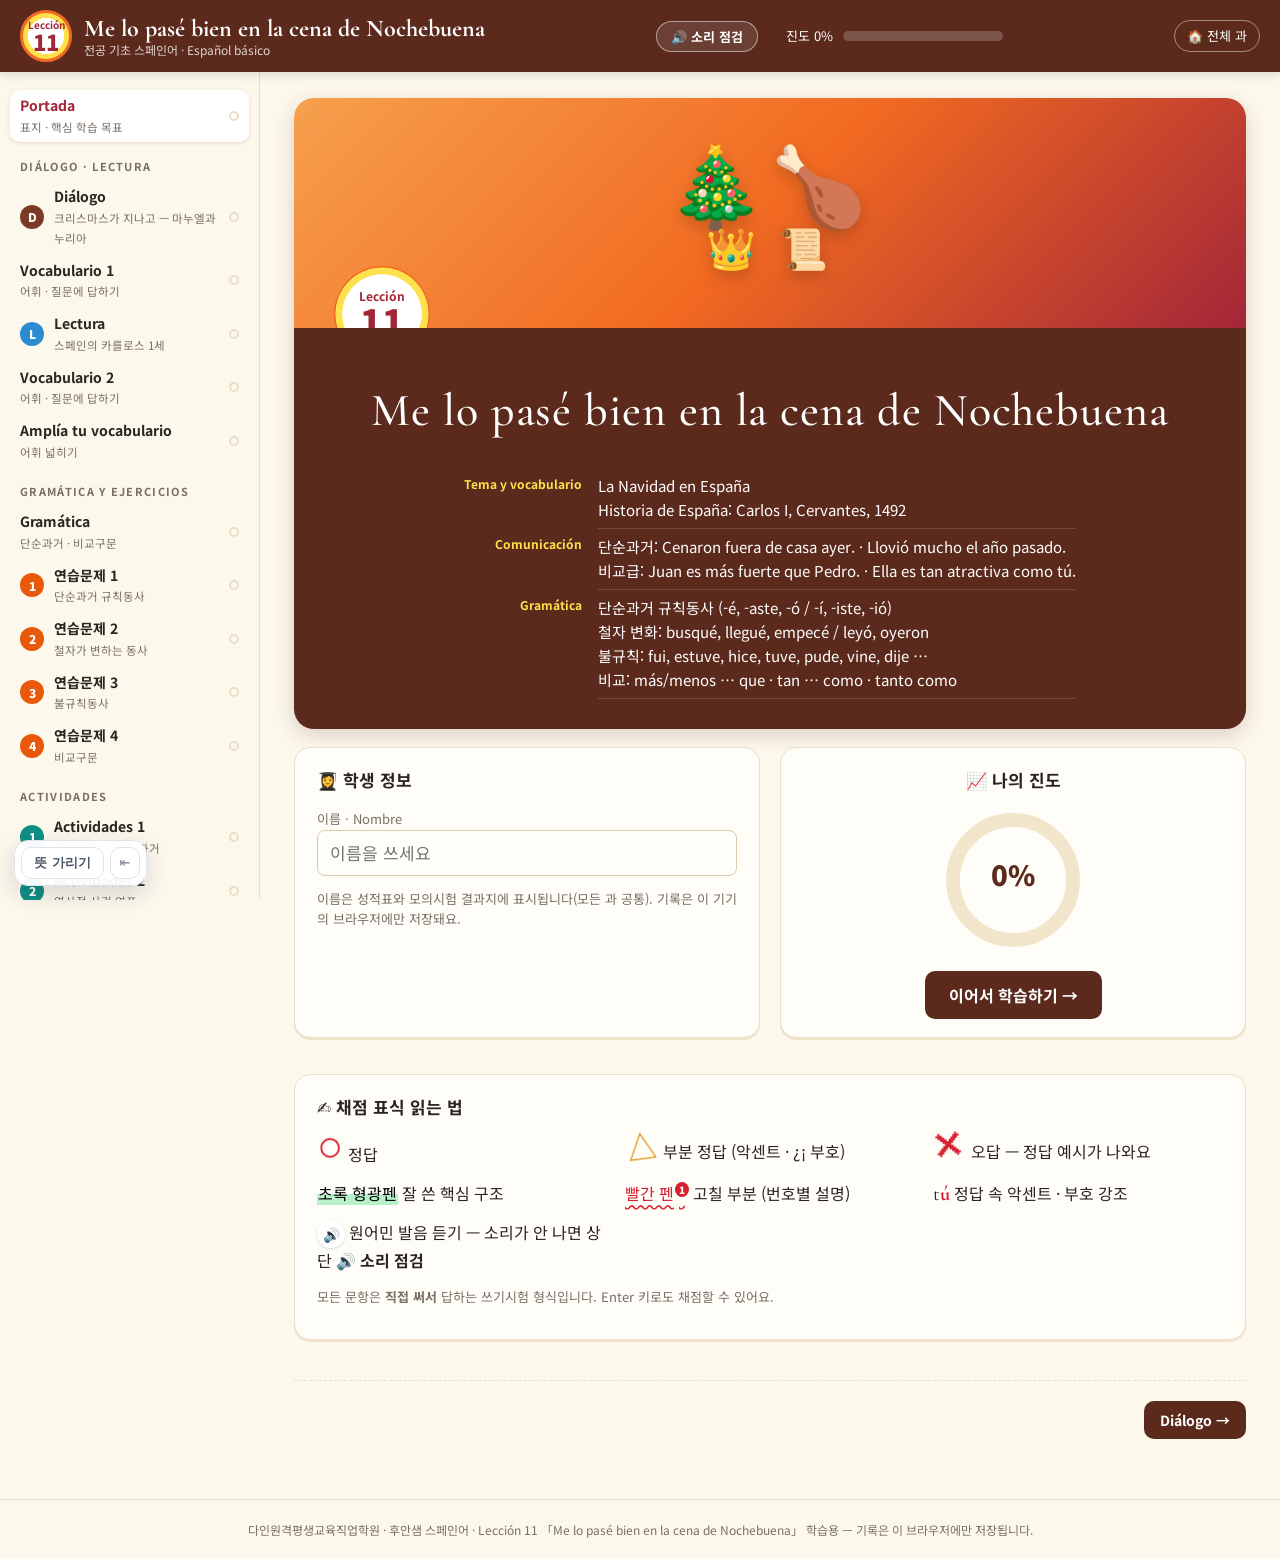
<file: L11/index.html>
<!DOCTYPE html>
<html lang="ko">
<head>
<script src="https://yalli2.github.io/site_main_control/guard.js" data-site="major_spanish_v2"></script><!-- smc-guard -->
<meta charset="utf-8">
<meta name="viewport" content="width=device-width, initial-scale=1">
<title>Lección 11 · Me lo pasé bien en la cena de Nochebuena — 전공 기초 스페인어</title>
<link rel="preconnect" href="https://fonts.googleapis.com">
<link rel="preconnect" href="https://fonts.gstatic.com" crossorigin>
<link href="https://fonts.googleapis.com/css2?family=Cormorant+Garamond:ital,wght@0,500;0,700;1,500&family=Noto+Sans+KR:wght@400;500;700;900&family=Gaegu:wght@700&display=swap" rel="stylesheet">
<link rel="stylesheet" href="../common/style.css?v=1">
</head>
<body>
<script src="../common/audio-map.js?v=1"></script>
<script src="../common/engine.js?v=1"></script>
<script src="lesson.js?v=1"></script>
<script src="../dain-hide.js" defer></script>
</body>
</html>
</file>
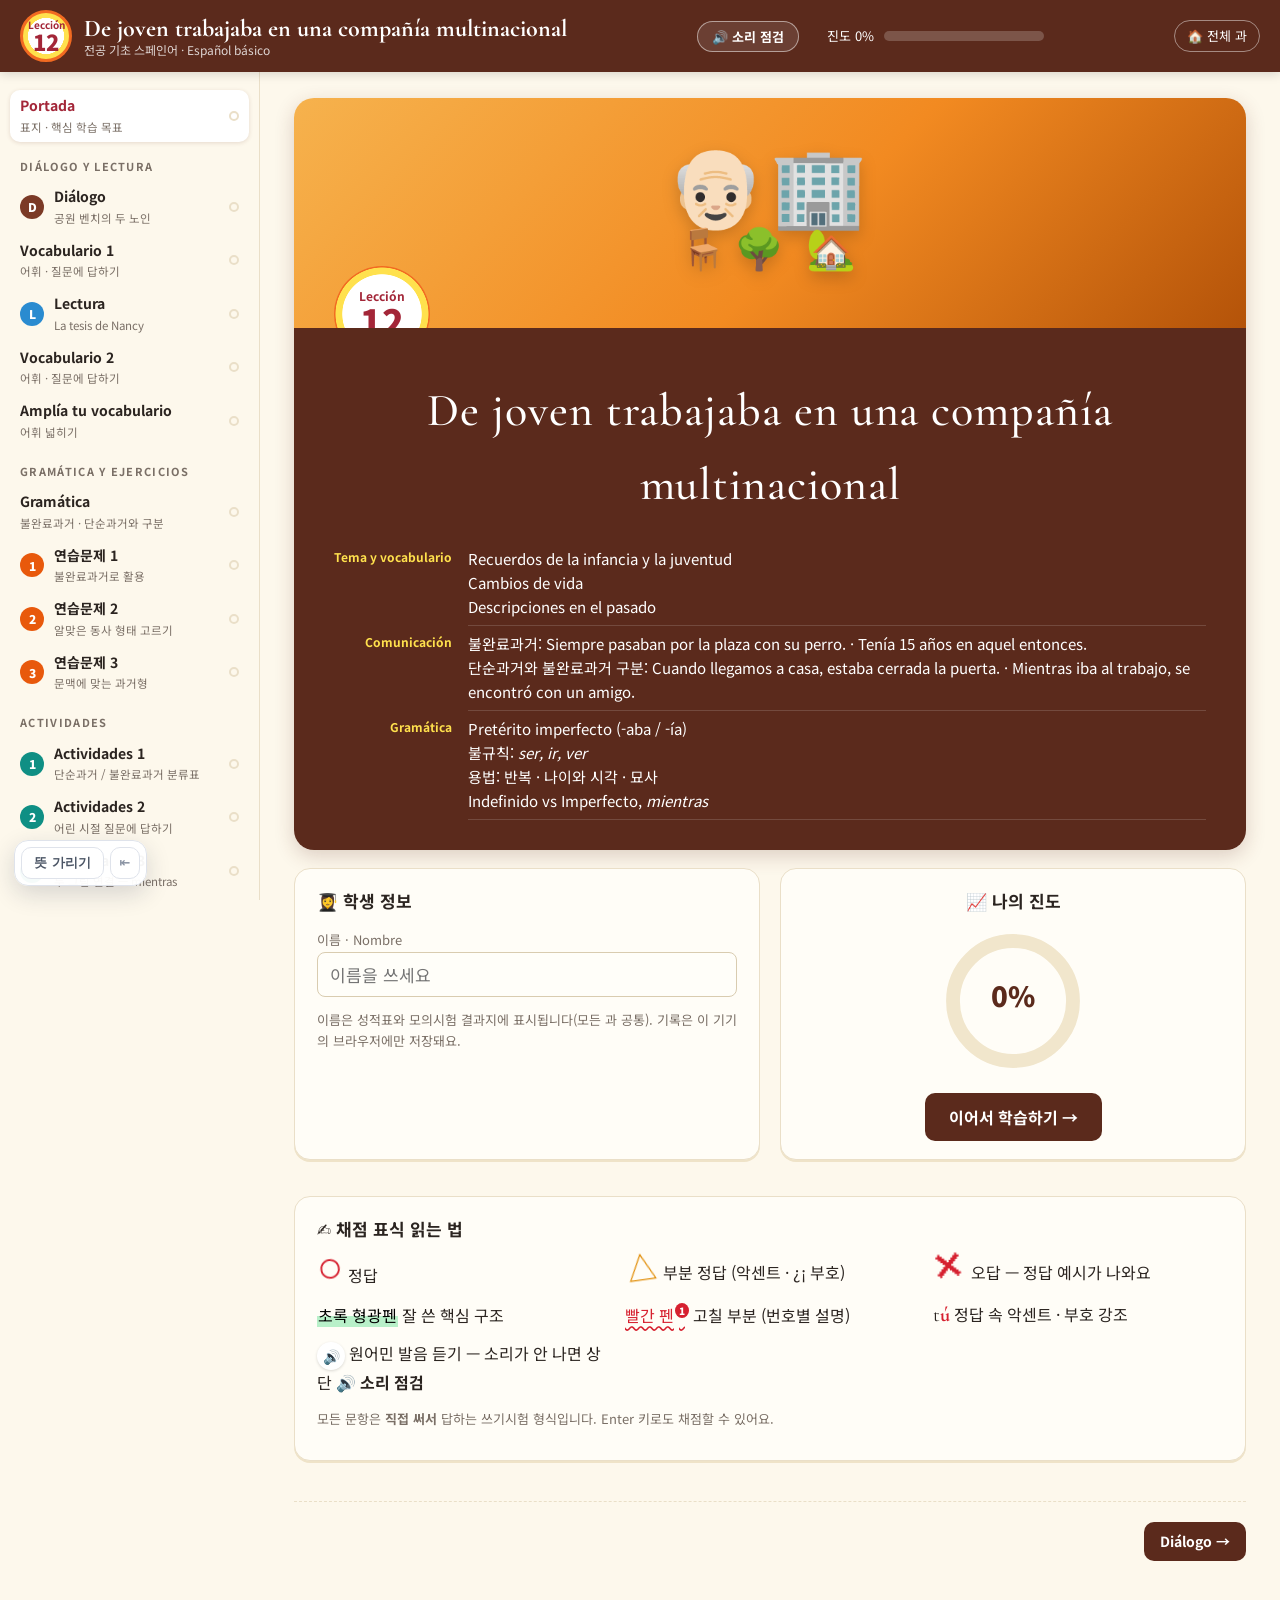
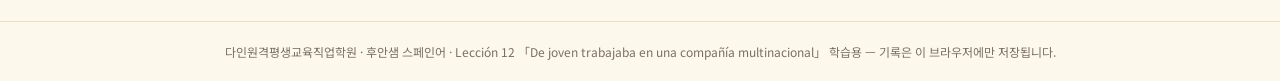
<file: L12/index.html>
<!DOCTYPE html>
<html lang="ko">
<head>
<script src="https://yalli2.github.io/site_main_control/guard.js" data-site="major_spanish_v2"></script><!-- smc-guard -->
<meta charset="utf-8">
<meta name="viewport" content="width=device-width, initial-scale=1">
<title>Lección 12 · De joven trabajaba en una compañía multinacional — 전공 기초 스페인어</title>
<link rel="preconnect" href="https://fonts.googleapis.com">
<link rel="preconnect" href="https://fonts.gstatic.com" crossorigin>
<link href="https://fonts.googleapis.com/css2?family=Cormorant+Garamond:ital,wght@0,500;0,700;1,500&family=Noto+Sans+KR:wght@400;500;700;900&family=Gaegu:wght@700&display=swap" rel="stylesheet">
<link rel="stylesheet" href="../common/style.css?v=1">
</head>
<body>
<script src="../common/audio-map.js?v=1"></script>
<script src="../common/engine.js?v=1"></script>
<script src="lesson.js?v=1"></script>
<script src="../dain-hide.js" defer></script>
</body>
</html>
</file>
<file: common/style.css>
:root{
  --brown:#5b2a1c;--brown2:#7b3a26;--orange:#f26a21;--red:#a32638;--yellow:#ffe14d;--ybar:#fbe7a1;
  --cream:#fdf8ec;--paper:#fffdf7;--blue:#2a8bd0;--lblue:#e3f3fa;--pink:#f9c4d8;--green:#2e9d5b;
  --ink:#2b2420;--mute:#7a6f66;--line:#eadfc8;--pen:#d6202f;
  --serif:'Cormorant Garamond',Georgia,serif;--sans:'Noto Sans KR',system-ui,sans-serif;--hand:'Gaegu',cursive;
}
*{box-sizing:border-box}
html{scroll-behavior:smooth}
body{margin:0;background:var(--cream);color:var(--ink);font-family:var(--sans);font-size:16px;line-height:1.6}
button{font-family:inherit;cursor:pointer}
a{color:inherit}
i{font-style:italic}

/* header */
.top{position:sticky;top:0;z-index:30;display:flex;align-items:center;gap:14px;padding:10px 20px;background:var(--brown);color:#fff;box-shadow:0 2px 10px rgba(0,0,0,.15)}
.menu{display:none;background:none;border:0;color:#fff;font-size:24px}
.brand{display:flex;align-items:center;gap:12px;text-decoration:none}
.lb{display:flex;flex-direction:column;align-items:center;justify-content:center;width:52px;height:52px;border-radius:50%;background:radial-gradient(circle,#fff 55%,var(--yellow) 56%);border:3px solid var(--orange);color:var(--red);font-size:10px;font-weight:700;line-height:1}
.lb b{font-size:22px;font-family:var(--sans);font-weight:900}
.bt{font-family:var(--serif);font-size:24px;font-weight:700;line-height:1.1}
.bt small{display:block;font-family:var(--sans);font-size:12px;font-weight:400;opacity:.8}
.prog{margin-left:14px;display:flex;align-items:center;gap:10px;font-size:13px;white-space:nowrap}
#topbar{width:160px;height:10px;border-radius:9px;background:rgba(255,255,255,.2);overflow:hidden}
#topbar i{display:block;height:100%;width:0;background:linear-gradient(90deg,var(--yellow),var(--orange));transition:width .4s}

/* layout */
.wrap{display:grid;grid-template-columns:260px 1fr;max-width:1280px;margin:0 auto}
nav{position:sticky;top:72px;height:calc(100vh - 72px);overflow:auto;padding:16px 10px 40px;border-right:1px solid var(--line)}
nav .ng{margin:16px 10px 6px;font-size:11px;letter-spacing:.12em;text-transform:uppercase;color:var(--mute);font-weight:700}
nav a{display:flex;align-items:center;gap:10px;padding:7px 10px;border-radius:10px;text-decoration:none;margin:2px 0}
nav a:hover{background:#f6ecd5}
nav a.on{background:#fff;box-shadow:0 1px 4px rgba(91,42,28,.15)}
nav a.on b{color:var(--red)}
.nb{flex:none;width:24px;height:24px;border-radius:50%;background:var(--orange);color:#fff;font-size:12px;font-weight:900;display:grid;place-items:center}
.nb.d{background:var(--brown2)}
.nl{flex:1;line-height:1.25}.nl b{display:block;font-size:14px}.nl small{font-size:11.5px;color:var(--mute)}
.dot{flex:none;width:10px;height:10px;border-radius:50%;border:2px solid var(--line)}
.dot.part{background:var(--yellow);border-color:#e5b800}.dot.full{background:var(--green);border-color:var(--green)}
main{padding:26px 34px 60px;min-width:0}
main>section{animation:fade .3s}
@keyframes fade{from{opacity:0;transform:translateY(6px)}to{opacity:1}}
.pager{display:flex;justify-content:space-between;margin-top:40px;padding-top:20px;border-top:1px dashed var(--line)}
.foot{text-align:center;font-size:12px;color:var(--mute);padding:20px;border-top:1px solid var(--line)}

/* textbook markers */
.act-head,.ribbon-head,.dlg-head{display:flex;align-items:center;margin:8px 0 10px}
.act-pill{display:inline-flex;align-items:center;gap:8px;background:var(--red);color:#fff;font-size:13px;font-weight:700;letter-spacing:.08em;padding:4px 6px 4px 20px;border-radius:999px 0 0 999px;position:relative;z-index:1}
.act-pill b{display:grid;place-items:center;width:34px;height:34px;margin:-8px -14px -8px 6px;border-radius:50%;background:var(--orange);border:3px solid #fff;font-size:18px;box-shadow:0 1px 3px rgba(0,0,0,.2)}
.act-pill .hp{margin-left:-10px}
.act-bar{flex:1;height:22px;background:var(--ybar);border-radius:0 999px 999px 0;margin-left:-4px}
.act-bar.y{background:var(--yellow)}
.act-title{font-family:var(--serif);font-size:26px;font-weight:700;line-height:1.3;margin:12px 0 6px;color:var(--ink)}
.kr-sub{margin:0 0 12px;color:var(--mute);font-size:14px}
.ribbon{display:inline-block;padding:6px 26px;border-radius:6px 30px 30px 6px;background:var(--red);color:#fff;font-weight:700;position:relative;z-index:1}
.ribbon.red{background:var(--brown)}.ribbon.orange{background:linear-gradient(90deg,var(--red),var(--orange))}
.ribbon-head .act-bar{height:26px}
.dlg-pill{font-family:var(--serif);font-size:30px;font-weight:700;color:#fff;background:var(--orange);padding:2px 40px;border-radius:999px;position:relative;z-index:1}
.dlg-hatch{flex:1;height:30px;margin-left:-20px;border-radius:0 999px 999px 0;background:repeating-linear-gradient(-45deg,#fde3a5 0 4px,#fff4d0 4px 9px)}
.scene{font-family:var(--serif);font-style:italic;font-size:20px;margin:6px 0 14px}
.hp{display:inline-grid;place-items:center;width:30px;height:30px;border-radius:50%;border:2px solid var(--orange);background:#fff;font-size:15px;margin-right:6px}
.h3{font-size:17px;font-weight:700;margin:30px 0 12px;display:flex;flex-wrap:wrap;align-items:center;gap:6px}
.lead{font-family:var(--serif);font-size:20px}

.modelo{position:relative;margin:26px 0 16px;background:var(--lblue);border:1px solid #9ccfe8;border-radius:12px;padding:24px 22px 16px;font-family:var(--serif);font-size:19px}
.modelo-tab{position:absolute;top:-14px;left:20px;background:var(--blue);color:#fff;font-family:var(--sans);font-size:15px;padding:2px 26px;border-radius:6px 6px 14px 14px;clip-path:polygon(0 0,100% 0,92% 100%,8% 100%)}
.wave{line-height:2}
.ybox{border:2px solid #f5c400;border-radius:12px;background:#fffbe8;padding:12px 16px;margin:12px 0}
.ybox.two-col{display:grid;grid-template-columns:1fr 1fr;gap:0;padding:0}
.ybox.two-col>div{padding:12px 18px}.ybox.two-col>div+div{border-left:2px solid #f5c400}
.ybox.two-col b{display:block;border-bottom:1px solid #f5c400;padding-bottom:6px;margin-bottom:6px}
.ybox.two-col p{margin:2px 0}
.tip{display:flex;gap:10px;background:#fff;border-left:5px solid var(--blue);border-radius:8px;padding:10px 14px;margin:12px 0;font-size:14.5px}
.notice{background:#fff3e8;border:1px dashed var(--orange);border-radius:10px;padding:10px 14px;font-size:14px}
.hlc{padding:1px 6px;border-radius:4px;font-weight:600}
.hlc.c0{background:var(--yellow)}.hlc.c1{background:#bfe3f7}.hlc.c2{background:var(--pink)}
.chips{display:flex;flex-wrap:wrap;gap:10px;margin:8px 0}
.chips .hlc{padding:12px 24px;border-radius:6px;font-family:var(--serif);font-size:19px;font-weight:500;box-shadow:0 2px 0 rgba(0,0,0,.08)}
.chip{display:inline-block;background:#fff;border:1px solid var(--line);border-radius:6px;padding:0 8px;font-weight:500}

/* cards */
.card,.gcard{background:var(--paper);border:1px solid var(--line);border-radius:16px;padding:18px 22px;margin:18px 0;box-shadow:0 2px 0 #efe3c8}
.card h3,.gcard h3{margin:0 0 12px;font-size:17px}
.gcard h3{color:var(--brown)}
.grid2{display:grid;grid-template-columns:1fr 1fr;gap:20px}
.center{text-align:center}
.small{font-size:13px;color:var(--mute)}
.lbl{font-size:13px;color:var(--mute)}

/* cover */
.cover{border-radius:20px;overflow:hidden;box-shadow:0 6px 20px rgba(91,42,28,.2)}
.cover-hero{position:relative;height:230px;background:linear-gradient(#2fb6e9,#6ad1f0 45%,#3ac9c6 60%)}
.sun{position:absolute;right:60px;top:30px;width:60px;height:60px;border-radius:50%;background:#fff6b0;box-shadow:0 0 50px #fff6b0}
.sea{position:absolute;left:0;right:0;top:110px;height:60px;background:repeating-linear-gradient(90deg,rgba(255,255,255,.25) 0 20px,transparent 20px 60px),linear-gradient(#25c3c4,#5ee0d4)}
.sand{position:absolute;left:0;right:0;bottom:0;height:60px;background:#fbf2df}
.reader{position:absolute;left:32%;bottom:24px;font-size:84px;line-height:1;filter:drop-shadow(0 4px 4px rgba(0,0,0,.2))}
.reader span{position:absolute;left:40px;top:50px;font-size:60px}
.badge{position:absolute;left:40px;bottom:-34px;z-index:2;width:96px;height:96px;border-radius:50%;background:radial-gradient(circle,#fff 58%,var(--yellow) 59%,var(--yellow) 68%,var(--orange) 69%);display:flex;flex-direction:column;align-items:center;justify-content:center;color:var(--red);font-weight:900;font-size:36px;line-height:1}
.badge small{font-size:12px;font-weight:700}
.cover-body{background:var(--brown);color:#fff;padding:46px 40px 30px}
.cover-body h1{font-family:var(--serif);font-weight:500;font-size:46px;text-align:center;margin:0 0 20px;letter-spacing:.02em}
.obj{margin:0 auto;border-collapse:collapse;font-size:15px}
.obj th{color:var(--yellow);font-size:12px;text-align:right;vertical-align:top;padding:6px 16px 6px 0;white-space:nowrap}
.obj td{padding:6px 0;border-bottom:1px solid rgba(255,255,255,.15)}
.legend{display:grid;grid-template-columns:repeat(auto-fill,minmax(230px,1fr));gap:10px 18px;align-items:center}
.ring{width:150px}.ring .rb{fill:none;stroke:#f1e6cc;stroke-width:12}.ring .rf{fill:none;stroke:var(--orange);stroke-width:12;stroke-linecap:round;transform:rotate(-90deg);transform-origin:center;transition:stroke-dashoffset .6s}
.ring text{font-size:24px;font-weight:900;fill:var(--brown)}

/* buttons */
.btn{display:inline-flex;align-items:center;gap:6px;border:0;border-radius:10px;background:var(--brown);color:#fff;padding:8px 16px;font-size:14px;font-weight:700;text-decoration:none;transition:transform .1s,background .2s}
.btn:hover{background:var(--red)}.btn:active{transform:scale(.97)}
.btn.ghost{background:#fff;color:var(--brown);border:1.5px solid var(--brown)}
.btn.ghost:hover{background:#f8eedb}
.btn.sm{padding:4px 10px;font-size:13px}.btn.big{padding:12px 24px;font-size:16px;margin-top:10px}
.say{border:0;background:#fff;border-radius:50%;width:28px;height:28px;font-size:14px;box-shadow:0 1px 3px rgba(0,0,0,.15);vertical-align:middle;padding:0}
.say:hover{background:var(--yellow)}

/* items */
.items{display:grid;gap:12px}
.items.two{grid-template-columns:1fr 1fr}
.item{background:#fff;border:1.5px solid var(--line);border-radius:12px;padding:12px 14px;transition:border-color .2s,background .2s}
.item-p{font-size:15px;margin-bottom:8px}
.item-row{display:flex;align-items:center;gap:8px;flex-wrap:wrap;margin-top:6px}
.inp{flex:1;min-width:150px;font:inherit;font-size:17px;padding:8px 12px;border:1.5px solid #d9ccb0;border-radius:8px;background:#fffef9}
.inp:focus,.ta:focus,.cz:focus{outline:none;border-color:var(--blue);box-shadow:0 0 0 3px rgba(42,139,208,.15)}
.inp.wide{width:100%}
.ta{width:100%;font:inherit;font-size:17px;padding:10px 12px;border:1.5px solid #d9ccb0;border-radius:8px;background:repeating-linear-gradient(#fffef9 0 31px,#eadfc8 31px 32px);line-height:32px;resize:vertical}
.wc{font-size:12px;color:var(--mute);margin-right:auto}
.item.is-ok{border-color:#9bd3ad;background:#f6fcf7}
.item.is-half{border-color:#f0cf62;background:#fffcef}
.item.is-no{border-color:#f0a3a8;background:#fff7f7}
.fb{font-size:14px;margin-top:6px}
.fb:empty{display:none}
.good{color:var(--green);font-weight:700}
.warn{color:#b86e00;font-weight:500}
.ans{font-family:var(--serif);font-size:18px;font-weight:700;background:#fff;padding:0 6px;border-radius:4px;border-bottom:2px solid var(--pen)}
.tl{color:var(--pen);font-weight:900}
.tl-demo{font-family:var(--serif);font-size:20px}
.mkbox{display:inline-flex;align-items:center;gap:6px}
.mk{font-family:var(--hand);font-size:34px;line-height:.8;color:var(--pen);display:inline-block;transform:rotate(-8deg)}
.mk.ok{font-size:44px}
.mk.half{color:#e08a00}
.emo-sm{font-size:24px;vertical-align:middle}
.etag{display:inline-block;font-size:11.5px;font-weight:700;padding:1px 8px;border-radius:999px;background:#eee;color:#555;white-space:nowrap}
.e-acento{background:#ffe1e3;color:#b4121f}.e-puntuacion{background:#fff0c7;color:#8a6300}.e-concordancia{background:#e1efff;color:#1155a8}
.e-pronombre{background:#efe1ff;color:#6a23a8}.e-conjugacion{background:#dff7e8;color:#16743a}.e-estructura{background:#ffe7d6;color:#a8470f}

/* free writing */
.checklist{list-style:none;padding:0;margin:4px 0 8px;display:flex;flex-wrap:wrap;gap:6px}
.checklist li{font-size:13px;padding:2px 10px;border-radius:999px}
.checklist li.y{background:#dff4e6;color:#16743a}.checklist li.n{background:#fde2e4;color:#b4121f}
.redpen{font-family:var(--serif);font-size:19px;background:#fff;border:1px dashed var(--line);border-radius:8px;padding:10px 14px;line-height:1.8}
mark.goodm{background:linear-gradient(transparent 55%,#b8f0c9 55%);padding:0 1px}
mark.bad{background:none;color:var(--pen);text-decoration:underline wavy var(--pen);text-underline-offset:4px}
mark.bad sup{font-family:var(--sans);font-size:10px;font-weight:900;background:var(--pen);color:#fff;border-radius:50%;padding:0 4px;margin-left:1px}
.pen-notes{margin:8px 0 0;padding-left:0;list-style:none;font-size:13.5px;color:#7d1a22}
.pen-notes li{margin:3px 0}.pen-notes b{display:inline-grid;place-items:center;width:18px;height:18px;border-radius:50%;background:var(--pen);color:#fff;font-size:11px}
details.model{margin-top:8px;font-size:14px}details.model summary{cursor:pointer;color:var(--blue);font-weight:700}

/* cloze */
.cloze{background:#fff;border:1.5px solid var(--line);border-radius:12px;padding:14px 18px;margin:10px 0}
.cz-body{font-family:var(--serif);font-size:19px;line-height:2.3}
.cz-body p{margin:0}
.cloze.lines .cz-body p{border-bottom:1px dotted var(--line)}
.cloze.modelo-like{background:var(--lblue);border-color:#9ccfe8}
.who{font-family:var(--sans);font-size:14px;color:var(--brown2)}
.blank{position:relative;display:inline-block}
.cz{font:inherit;font-size:18px;border:0;border-bottom:2px solid var(--brown);background:#fffbe8;text-align:center;padding:0 4px;margin:0 2px;border-radius:4px 4px 0 0}
.cz.ok{background:#dff4e6;border-color:var(--green)}.cz.half{background:#fff4c4;border-color:#e0a800}.cz.no{background:#fde2e4;border-color:var(--pen)}
.czm{position:absolute;left:50%;top:100%;transform:translate(-50%,-6px);white-space:nowrap;line-height:1}
.czfix{font-family:var(--hand);font-size:17px;color:var(--pen)}
.cz-score{font-size:15px}
.cloze.table2 .cz-body p{display:flex;align-items:center;gap:8px;flex-wrap:wrap;border-bottom:1px solid var(--line)}
.cloze.table2 .cz-body p>span:first-child{width:190px}
.cloze.table2 .cz-body p>span:first-child{font-family:var(--sans);font-size:15px;color:var(--mute)}
.boot-wrap{display:grid;grid-template-columns:auto 1fr;gap:20px;align-items:center}
.cloze.boot{padding:6px}
.cloze.boot .cz-body{display:grid;grid-template-columns:1fr 1fr;gap:4px;line-height:1.8}
.cloze.boot .cz-body p{padding:6px 10px;border-radius:8px;display:flex;flex-direction:column}
.cloze.boot .cz-body p span{font-family:var(--sans);font-size:12px;color:var(--mute)}
.cloze.boot .cz-body p.in{background:#fde3c8}.cloze.boot .cz-body p.out{background:#f3f3f3}
.cloze.boot .cz-body p:nth-child(1){order:1}.cloze.boot .cz-body p:nth-child(4){order:2}.cloze.boot .cz-body p:nth-child(2){order:3}.cloze.boot .cz-body p:nth-child(5){order:4}.cloze.boot .cz-body p:nth-child(3){order:5}.cloze.boot .cz-body p:nth-child(6){order:6}
.boot-note{font-size:14.5px;background:#fff;border-radius:10px;padding:12px;border:1px solid var(--line)}

/* grammar visuals */
.blocks{display:flex;flex-wrap:wrap;align-items:center;gap:6px;margin:8px 0}
.bk{padding:6px 14px;border-radius:8px;font-family:var(--serif);font-size:20px;font-weight:700}
.bk.p{background:#eee}.bk.o{background:#e3d4ff}.bk.v{background:var(--yellow)}.bk.s{background:#bfe3f7}
.legend-mini{display:flex;flex-wrap:wrap;gap:6px}.legend-mini .bk{font-family:var(--sans);font-size:12px;font-weight:500;padding:2px 8px}
.scale{display:grid;grid-template-columns:repeat(5,1fr);gap:4px;margin:10px 0;border-radius:12px;overflow:hidden}
.st{text-align:center;padding:10px 4px;display:flex;flex-direction:column;gap:2px}
.st span{font-size:30px}.st b{font-family:var(--serif);font-size:16px;line-height:1.1}.st small{font-size:11.5px;color:#5b4c42}
.s5{background:#ffd0dd}.s4{background:#ffe5c2}.s3{background:#fff6c4}.s2{background:#e7eef3}.s1{background:#d9dee8}
.op{font-size:20px;color:var(--red);margin:0 6px}
table.acu{width:100%;border-collapse:separate;border-spacing:4px;margin:8px 0}
.acu th,.acu td{padding:10px 12px;border-radius:8px;background:#f7f2e6;text-align:left}
.acu th.agr,.acu td.agr{background:#dff4e6}.acu th.dis,.acu td.dis{background:#fde2e4}
.acu td{font-family:var(--serif);font-size:18px}.acu td:first-child{font-family:var(--sans);font-size:14px}

/* vocab */
.flipgrid{display:grid;grid-template-columns:repeat(auto-fill,minmax(160px,1fr));gap:12px}
.flip{perspective:800px;height:130px;cursor:pointer}
.flip-in{position:relative;width:100%;height:100%;transition:transform .5s;transform-style:preserve-3d}
.flip.on .flip-in{transform:rotateY(180deg)}
.ff,.fbk{position:absolute;inset:0;backface-visibility:hidden;border-radius:12px;display:flex;flex-direction:column;align-items:center;justify-content:center;gap:4px;padding:8px;text-align:center;border:1px solid var(--line);box-shadow:0 2px 0 #efe3c8}
.ff{background:#fff}.ff .emo{font-size:48px;line-height:1.1}.ff span:last-child{font-size:14px;font-weight:500}
.fbk{background:var(--yellow);transform:rotateY(180deg);font-weight:700}

/* dialogue */
.chat{display:flex;flex-direction:column;gap:10px;background:#fff;border:1px solid var(--line);border-radius:16px;padding:18px;transition:filter .3s}
.chat.comic{background:linear-gradient(#fff8e3,#fff);border:3px solid var(--ink);border-radius:6px}
.blur{filter:blur(7px);user-select:none;pointer-events:none}
.msg{display:flex;align-items:flex-start;gap:10px;max-width:86%}
.msg.r{flex-direction:row-reverse;align-self:flex-end}
.av{flex:none;display:flex;flex-direction:column;align-items:center;font-size:34px;line-height:1}
.av small{font-size:11px;color:var(--mute)}
.bub{background:#eef7fd;border:2px solid var(--ink);border-radius:18px;padding:8px 14px;font-family:var(--serif);font-size:19px;line-height:1.5;position:relative}
.msg.r .bub{background:#fdeef3}
.bub .hlc{font-weight:700}

/* match */
.bank{display:flex;flex-wrap:wrap;gap:8px}
.wchip{border:1.5px solid #c9b88f;background:#fff;border-radius:6px;padding:5px 12px;font-size:14.5px;transition:all .15s}
.wchip:hover{background:#fff4c4}
.wchip.sel{background:var(--yellow);border-color:#d4a900;box-shadow:0 0 0 3px rgba(255,225,77,.5)}
.wchip.used{opacity:.35}
.wchip.lk{background:#dff4e6;border-color:var(--green)}.wchip.dk{background:#fde2e4;border-color:var(--pen)}.wchip.pk{background:#e1efff;border-color:var(--blue)}
.wchip.ok{background:#dff4e6;border-color:var(--green)}.wchip.no{background:#fde2e4;border-color:var(--pen);text-decoration:line-through}
.pics{display:grid;grid-template-columns:repeat(3,1fr);gap:14px;margin:14px 0}
.pic{position:relative;background:#fff;border:2px dashed #d9ccb0;border-radius:50% 50% 16px 16px/40% 40% 16px 16px;padding:18px 10px 12px;text-align:center;cursor:pointer;transition:all .2s;min-height:150px;display:flex;flex-direction:column;align-items:center;gap:6px}
.pic:hover{border-color:var(--orange)}
.pic .num{position:absolute;left:10px;top:6px;font-weight:700}
.pic .emo{font-size:58px;line-height:1}
.pic .slot{font-size:14px;color:var(--mute);background:#f7f2e6;border-radius:6px;padding:2px 10px;min-width:60%}
.pic.filled .slot{color:var(--ink);background:var(--yellow);font-weight:500}
.pic.ok{border-style:solid;border-color:var(--green)}.pic.no{border-style:solid;border-color:var(--pen)}
.pic .mkbox{position:absolute;right:8px;top:4px;flex-direction:column}.pic .mkbox small{font-size:11px;color:var(--pen)}
.react-row{background:var(--paper);border:1px solid var(--line);border-radius:12px;padding:12px}
.react-row .q{font-family:var(--serif);font-size:19px;margin-bottom:6px}
.tg{display:flex;gap:6px;margin-bottom:6px}
.tg button,.mode button{border:1.5px solid var(--line);background:#fff;border-radius:999px;padding:4px 14px;font-size:14px}
.tg button.on,.mode button.on{background:var(--brown);color:#fff;border-color:var(--brown)}
.mode{display:flex;gap:8px;margin:10px 0}

/* chain */
.chain{display:flex;flex-wrap:wrap;align-items:center;gap:4px;margin:16px 0;padding:14px;background:#fff;border-radius:12px;border:1px solid var(--line)}
.node{display:flex;flex-direction:column;align-items:center;padding:8px 10px;border-radius:12px;background:#f3eee2;color:#aaa;font-size:13px;min-width:90px;text-align:center;transition:all .3s}
.node span{font-size:28px;filter:grayscale(1);opacity:.5}
.node.on{background:var(--yellow);color:var(--ink);font-weight:500}.node.on span{filter:none;opacity:1}
.link{font-size:18px;opacity:.3}.link.on{opacity:1}

/* tables */
table.lg{width:100%;border-collapse:collapse;border:2px solid #f5c400;border-radius:12px;overflow:hidden;margin:10px 0;background:#fffbe8}
.lg th,.lg td{border:1px solid #f5c400;padding:10px;vertical-align:top}
.lg th{font-weight:500;width:130px}.lg tr:first-child th{text-align:center}
.lg td{height:80px;cursor:pointer;background:#fff}.lg td:hover{background:#fff8d6}
.lg td .wchip{margin:2px}
.wordbank span{display:inline-block;background:#fff;border:1px solid #f5c400;border-radius:6px;padding:0 10px;margin:2px 4px}

/* freq */
.freq{background:#fff;border:1px solid var(--line);border-radius:12px;padding:12px 16px}
.fr{display:grid;grid-template-columns:minmax(220px,1.4fr) 2fr 110px;align-items:center;gap:12px;padding:5px 0}
.fl{font-family:var(--serif);font-size:18px;font-weight:700}
.fbar{height:14px;background:#f1e8d4;border-radius:9px;overflow:hidden}.fbar i{display:block;height:100%;background:linear-gradient(90deg,var(--orange),var(--yellow))}
.fk{font-size:13px;color:var(--mute)}
.sort-line,.scr-line{min-height:46px;border:2px dashed var(--line);border-radius:10px;padding:6px;display:flex;flex-wrap:wrap;gap:6px;margin-bottom:8px;background:#fffef9}
.sort-bank,.scr-bank{display:flex;flex-wrap:wrap;gap:6px}
.tok{border:1.5px solid #c9b88f;background:#fff;border-radius:8px;padding:5px 12px;font-family:var(--serif);font-size:18px}
.tok:disabled{opacity:.25}.tok.in{background:var(--yellow);border-color:#d4a900}

/* venn */
.venn{position:relative;height:300px;margin:16px 0;max-width:720px}
.venn .c1,.venn .c2{position:absolute;top:0;width:60%;height:300px;border-radius:50%}
.venn .c1{left:0;background:rgba(46,157,91,.16);border:2px solid rgba(46,157,91,.5)}
.venn .c2{right:0;background:rgba(42,139,208,.16);border:2px solid rgba(42,139,208,.5)}
.vt{position:absolute;inset:0;display:grid;grid-template-columns:1fr .9fr 1fr;align-items:center;text-align:center;padding:0 4%}
.vt b{display:block;font-size:13px;margin-bottom:6px;color:var(--brown)}
.vt span{display:block;font-family:var(--serif);font-size:16px;line-height:1.3;margin:3px 0}
.vm span{font-weight:700;color:var(--red)}

/* weather & pairs */
.wx{display:grid;grid-template-columns:repeat(6,1fr);gap:10px;margin:10px 0}
.wxc{background:#fff;border:1px solid var(--line);border-radius:12px;text-align:center;padding:10px 4px;display:flex;flex-direction:column}
.wxc span{font-size:36px}.wxc b{font-family:var(--serif);font-size:16px}.wxc small{font-size:11.5px;color:var(--mute)}
.pairs{display:grid;grid-template-columns:repeat(3,1fr);gap:14px;margin:10px 0}
.pair{display:flex;flex-direction:column;gap:8px}
.pc{display:flex;flex-direction:column;align-items:center;gap:2px;border:2px solid var(--line);background:#fff;border-radius:14px;padding:10px;font-size:14px;position:relative}
.pc span{font-size:46px;line-height:1.1}.pc small{position:absolute;left:10px;top:4px;font-weight:700}
.pc:hover{border-color:var(--orange)}
.pc.on{border-color:var(--pen);background:#fff7f7;box-shadow:0 0 0 3px rgba(214,32,47,.12)}
.pc.on::after{content:'○';position:absolute;right:10px;top:-6px;font-family:var(--hand);font-size:40px;color:var(--pen)}
.pair11{background:var(--paper);border:1px solid var(--line);border-radius:14px;padding:12px;margin:12px 0}
.pair11 .ph{font-weight:700;margin-bottom:8px}
.pr2{display:grid;grid-template-columns:1fr 1fr;gap:10px;margin-bottom:8px}
.poll{display:grid;gap:8px}
.pl{display:grid;grid-template-columns:150px 1fr;align-items:center;gap:10px;font-size:14px}
.plb{display:grid;grid-template-columns:1fr 1fr;gap:4px}
.plb i{font-style:normal;text-align:center;padding:6px;border-radius:6px;background:#f1e8d4;color:#9a8f80}
.plb i.on{background:var(--orange);color:#fff;font-weight:700}

/* útil / proverbio */
.note{position:relative;background:#fff;border-radius:6px;padding:40px 30px 20px;box-shadow:0 4px 0 #cfe6ef;border:1px solid #cfe6ef;background-image:radial-gradient(circle,#9ccfe8 3px,transparent 4px);background-size:22px 22px;background-repeat:repeat-x;background-position:10px 12px}
.clip{position:absolute;top:-10px;left:30px;font-size:34px}
.note-t{position:absolute;top:14px;left:70px;background:#ffe9a6;padding:2px 18px;font-weight:700;color:var(--blue);transform:rotate(-2deg)}
.ul{list-style:none;padding:0;margin:12px 0 0}
.ul li{display:flex;align-items:center;gap:10px;flex-wrap:wrap;padding:6px 0;border-bottom:1px dotted #cfe6ef;font-family:var(--serif);font-size:19px}
.ul li small{font-family:var(--sans);font-size:13px;color:var(--mute);margin-left:auto}
.prov{position:relative;background:#fff;border:2px solid #f3a3ad;border-radius:16px;padding:30px 24px 20px;margin:30px 0 12px}
.prov-t{position:absolute;top:-14px;left:50%;transform:translateX(-50%);background:#e8737f;color:#fff;padding:2px 30px;border-radius:6px;font-weight:700}
.pv{font-size:26px;font-weight:500}
.det{position:absolute;right:24px;bottom:10px;font-size:60px}
.opts{display:flex;flex-wrap:wrap;gap:8px}
.opt{border:1.5px solid var(--line);background:#fff;border-radius:10px;padding:6px 14px;font-size:15px}
.opt:hover{border-color:var(--orange)}
.opt.ok{background:#dff4e6;border-color:var(--green);font-weight:700}.opt.no{background:#fde2e4;border-color:var(--pen);text-decoration:line-through}
.item.choice{display:grid;grid-template-columns:1fr auto;align-items:center;gap:6px}
.item.choice .item-p{grid-column:1/-1;margin:0}

/* exam & report */
.exam-top{display:flex;align-items:center;gap:20px;justify-content:space-between;flex-wrap:wrap}
.timer{text-align:center}.timer span{display:block;font-size:36px;font-weight:900;font-variant-numeric:tabular-nums;color:var(--brown)}
.timer span.over{color:var(--pen)}
.exa{padding-left:24px;margin:0}
.exa li{padding:8px 0;border-bottom:1px dotted var(--line);display:flex;flex-wrap:wrap;align-items:center;gap:10px}
.ep{font-family:var(--serif);font-size:18px;flex:1 1 100%}
.exa .inp{max-width:260px}
.inp.ok{border-color:var(--green);background:#f3fbf5}.inp.half{border-color:#e0a800;background:#fffbe8}.inp.no{border-color:var(--pen);background:#fff6f6}
.bubbles{display:flex;gap:16px;justify-content:center}
.bubbles span{display:grid;place-items:center;width:90px;height:90px;border-radius:50%;background:#fff;border:2px solid var(--line);font-size:46px}
.qs li{margin:6px 0;color:#9a3412;font-weight:500}
.report{border:2px solid var(--brown)}
.rp-head{display:flex;justify-content:space-between;align-items:center;gap:20px;border-bottom:2px solid var(--brown);padding-bottom:10px;margin-bottom:12px}
.rp-head h2{margin:0;font-family:var(--serif);font-size:30px}.rp-head p{margin:0;color:var(--mute)}
.stamp{flex:none;width:140px;height:140px;border-radius:50%;border:5px double var(--pen);color:var(--pen);display:flex;flex-direction:column;align-items:center;justify-content:center;transform:rotate(-10deg);line-height:1;font-family:var(--hand)}
.stamp b{font-size:48px}.stamp small{font-size:16px}.stamp span{font-family:var(--serif);font-size:18px;font-weight:700;margin-top:4px}.stamp em{font-style:normal;font-size:16px}
.stamp.g1,.stamp.g2{color:#c46a00;border-color:#c46a00}
.sbar{display:grid;grid-template-columns:150px 1fr 70px;gap:10px;align-items:center;font-size:14px;margin:6px 0;text-decoration:none}
a.sbar:hover span{color:var(--red)}
.bar{position:relative;height:16px;background:#f1e8d4;border-radius:9px;overflow:hidden}
.bar i{position:absolute;left:0;top:0;bottom:0;background:linear-gradient(90deg,var(--brown2),var(--orange));border-radius:9px;z-index:1}
.bar u{position:absolute;left:0;top:0;bottom:0;background:#f7cfa6;border-radius:9px}
.bar.r i{background:linear-gradient(90deg,#e8737f,var(--pen))}
table.rub{width:100%;border-collapse:collapse;font-size:14px}
.rub td{padding:5px 8px;border-bottom:1px solid var(--line)}.rub td:last-child{text-align:right;font-weight:700;white-space:nowrap}
.rub tr.y td:first-child{color:var(--green)}.rub tr.h td:first-child{color:#e08a00}.rub tr.n td:first-child{color:var(--pen)}
.radar{width:100%;max-width:340px}
.radar .rg{fill:none;stroke:#e3d6b8;stroke-width:1}
.radar .rv{fill:rgba(242,106,33,.28);stroke:var(--orange);stroke-width:2.5}
.radar .rd{fill:var(--red)}
.radar text{font-size:11.5px;fill:var(--brown);font-weight:700}
.sk{display:flex;flex-wrap:wrap;gap:6px;justify-content:center;font-size:12px}
.sk span{background:#f7f2e6;border-radius:999px;padding:2px 10px}
.ebar{display:grid;grid-template-columns:170px 1fr 50px;gap:10px;align-items:center;margin:8px 0}
.ebar p{grid-column:1/-1;margin:-4px 0 4px;font-size:13px;color:var(--mute)}
.hist{display:flex;align-items:flex-end;gap:12px;height:170px;padding:10px;border-bottom:2px solid var(--brown)}
.hc{display:flex;flex-direction:column;align-items:center;justify-content:flex-end;height:100%;width:56px}
.hb{width:38px;background:linear-gradient(var(--orange),var(--brown2));border-radius:6px 6px 0 0;display:flex;justify-content:center;color:#fff;font-size:13px;min-height:22px}
.hc small{font-size:10.5px;color:var(--mute);margin-top:4px;text-align:center}

/* responsive */
@media (max-width:900px){
  .wrap{grid-template-columns:1fr}
  .menu{display:block}
  nav{position:fixed;left:0;top:64px;z-index:40;width:280px;height:calc(100vh - 64px);background:var(--cream);transform:translateX(-100%);transition:transform .25s;box-shadow:4px 0 20px rgba(0,0,0,.15)}
  body.navopen nav{transform:none}
  main{padding:18px 14px 50px}
  .grid2,.items.two,.ybox.two-col{grid-template-columns:1fr}
  .pics,.pairs{grid-template-columns:repeat(2,1fr)}
  .wx{grid-template-columns:repeat(3,1fr)}
  .scale{grid-template-columns:1fr}
  .fr{grid-template-columns:1fr 90px}.fbar{display:none}
  .prog #topbar{width:70px}.bt small{display:none}.bt{font-size:18px}
  .boot-wrap{grid-template-columns:1fr}
  .cover-body h1{font-size:32px}.cover-body{padding:46px 18px 24px}
  .venn{height:260px}.venn .c1,.venn .c2{height:260px}.vt span{font-size:13px}
}
@media print{
  .top,nav,.pager,.foot,.btn,.say,#menu{display:none!important}
  .wrap{display:block}main{padding:0}
  main>section:not(#sec-resultados):not(#sec-examen){display:none!important}
  #sec-examen>*:not(#report){display:none!important}
  body{background:#fff}.card{box-shadow:none}
}

/* 특수문자 입력 버튼 */
.keys{position:fixed;left:0;right:0;bottom:0;z-index:50;display:flex;align-items:center;justify-content:center;gap:12px;padding:8px 12px calc(8px + env(safe-area-inset-bottom));background:rgba(91,42,28,.96);box-shadow:0 -4px 18px rgba(0,0,0,.18);animation:keysUp .18s ease-out}
.keys[hidden]{display:none}
@keyframes keysUp{from{transform:translateY(100%)}to{transform:none}}
.keys-l{color:var(--yellow);font-size:12px;font-weight:700;white-space:nowrap}
.keys-h{color:rgba(255,255,255,.6);font-size:12px;white-space:nowrap}
.keys-row{display:flex;gap:6px;flex-wrap:wrap;justify-content:center}
.key{min-width:44px;height:44px;border:0;border-radius:10px;background:#fff;color:var(--ink);font-family:var(--serif);font-size:24px;font-weight:700;line-height:1;box-shadow:0 3px 0 #d9c7a5;touch-action:manipulation;user-select:none;-webkit-user-select:none}
.key:hover{background:var(--yellow)}
.key:active{transform:translateY(2px);box-shadow:0 1px 0 #d9c7a5}
.key.shift{background:#f3e7cf;font-family:var(--sans);font-size:18px}
.key.shift.on{background:var(--orange);color:#fff;box-shadow:0 3px 0 #b84b10}
body.keys-on{padding-bottom:76px}
body.keys-on .foot{margin-bottom:0}
@media (max-width:900px){.keys{gap:6px;padding:6px 6px calc(6px + env(safe-area-inset-bottom))}.keys-l,.keys-h{display:none}.key{min-width:34px;height:40px;font-size:21px;padding:0 4px}.keys-row{gap:4px;flex-wrap:nowrap}body.keys-on{padding-bottom:58px}}
@media print{.keys{display:none!important}}
.key.hit{background:var(--yellow);transform:translateY(2px)}

/* 소리 점검 */
.sndbtn{margin-left:auto;border:1.5px solid rgba(255,255,255,.5);background:rgba(255,255,255,.1);color:#fff;border-radius:999px;padding:5px 14px;font-size:13px;font-weight:700;white-space:nowrap}
.sndbtn:hover{background:rgba(255,255,255,.25)}
.say.playing,.btn.playing{animation:pulse .8s infinite;background:var(--yellow)!important;color:var(--ink)!important}
@keyframes pulse{50%{box-shadow:0 0 0 6px rgba(255,225,77,.45)}}
.toast{position:fixed;left:50%;top:84px;z-index:70;transform:translate(-50%,-20px);opacity:0;pointer-events:none;display:flex;align-items:center;gap:10px;max-width:min(560px,92vw);background:#2b2420;color:#fff;border-radius:12px;padding:10px 12px 10px 16px;box-shadow:0 8px 24px rgba(0,0,0,.25);font-size:14px;transition:all .25s}
.toast.on{opacity:1;transform:translate(-50%,0);pointer-events:auto}
.toast .tchk{background:var(--yellow);color:var(--ink);white-space:nowrap}
.toast .tx{background:none;border:0;color:#fff;font-size:16px}
.modal{position:fixed;inset:0;z-index:80;display:none;align-items:center;justify-content:center;background:rgba(43,36,32,.45);padding:16px}
.modal.on{display:flex}
.mbox{position:relative;width:min(560px,100%);max-height:90vh;overflow:auto;background:var(--paper);border-radius:18px;padding:22px 24px;box-shadow:0 20px 50px rgba(0,0,0,.3)}
.mbox h2{margin:0 0 12px;font-size:22px}
.mx{position:absolute;right:14px;top:12px;border:0;background:none;font-size:20px}
.chk-status{display:flex;flex-wrap:wrap;gap:8px;margin-bottom:10px}
.chk-status div{padding:3px 12px;border-radius:999px;font-size:13.5px;font-weight:700}
.chk-status .y{background:#dff4e6;color:#16743a}.chk-status .n{background:#fde2e4;color:#b4121f}
.chk-row{display:flex;flex-direction:column;gap:4px;margin:10px 0}
.chk-row label{font-size:13px;color:var(--mute)}
.vsel{font:inherit;padding:8px;border-radius:8px;border:1.5px solid #d9ccb0;background:#fff}
.rate{width:100%;accent-color:var(--orange)}
.chk-res{border-radius:10px;padding:0;font-size:14px}
.chk-res:not(:empty){padding:10px 14px}
.chk-res.good{background:#dff4e6;color:#16743a}.chk-res.bad{background:#fde2e4;color:#b4121f}.chk-res.wait{background:#fff4c4}
.chk-tips{padding-left:18px;font-size:13.5px;margin:8px 0 0}.chk-tips li{margin:5px 0}
details summary{cursor:pointer;font-weight:700;margin-top:6px}
@media (max-width:900px){.sndbtn span{display:none}.sndbtn{padding:5px 10px}}
@media print{.sndbtn,.toast,.modal{display:none!important}}

/* ===== 공통 엔진 추가 스타일 (spa_con) ===== */
.home{margin-left:auto;color:#fff;text-decoration:none;border:1.5px solid rgba(255,255,255,.45);border-radius:20px;padding:5px 12px;font-size:13px;white-space:nowrap}
.home:hover{background:rgba(255,255,255,.12)}
.cover-hero.gen{display:flex;align-items:center;justify-content:center;overflow:hidden}
.hero-emo{font-size:78px;line-height:1.1;letter-spacing:.08em;text-align:center;filter:drop-shadow(0 6px 8px rgba(0,0,0,.18));padding:0 20px 20px}
.hero-emo small{display:block;font-size:40px}
/* 짝 맞추기 (pairMatch) */
.pm{display:grid;grid-template-columns:1fr 1fr;gap:10px 40px;position:relative;margin:10px 0}
.pm-col{display:flex;flex-direction:column;gap:8px}
.pm-it{position:relative;display:flex;align-items:center;gap:8px;background:#fff;border:1.5px solid #d9ccb0;border-radius:10px;padding:8px 12px;text-align:left;font-size:15px;min-height:44px;transition:all .15s}
.pm-it:hover{border-color:var(--orange)}
.pm-it.sel{background:#fff4c4;border-color:#d4a900;box-shadow:0 0 0 3px rgba(255,225,77,.45)}
.pm-it .pk{margin-left:auto;min-width:26px;height:26px;border-radius:50%;display:inline-flex;align-items:center;justify-content:center;font-size:13px;font-weight:700;color:#fff;background:#cfc3aa}
.pm-it .lt{font-weight:700;color:var(--mute);min-width:20px}
.pm-it .emo{font-size:26px}
.pm-it.ok{border-color:var(--green);background:#eefaf2}.pm-it.no{border-color:var(--pen);background:#fff1f1}
.pm-it .fx{font-size:12px;color:var(--pen);margin-left:6px}
.pm svg.pm-lines{position:absolute;inset:0;width:100%;height:100%;pointer-events:none;overflow:visible}
.pm svg.pm-lines line{stroke-width:3;stroke-linecap:round;opacity:.75}
.pkc0{background:#f26a21!important}.pkc1{background:#2a8bd0!important}.pkc2{background:#2e9d5b!important}.pkc3{background:#a32638!important}.pkc4{background:#8a5cc8!important}.pkc5{background:#d4a900!important}.pkc6{background:#e0559b!important}.pkc7{background:#17a2a2!important}.pkc8{background:#6b4c3b!important}.pkc9{background:#5c7c2e!important}
/* 분류 표 (sortBoard) */
table.lg td.col{height:auto;min-height:80px}
.sb-bank{margin-bottom:8px}
/* 그림 카드 공통 */
.pic .cap{font-size:12px;color:var(--mute)}
.pic .txt{font-size:22px;font-weight:700;color:var(--brown)}
/* 정보 표 (datos) */
table.dt{width:100%;border-collapse:collapse;margin:10px 0;background:#fff;border-radius:10px;overflow:hidden}
.dt th,.dt td{border:1px solid var(--line);padding:8px 10px;text-align:left;vertical-align:middle}
.dt th{background:#fbe7a1;font-weight:700;font-size:14px}
.dt td .inp{width:100%;min-width:80px}
/* 시계 */
.clk{width:110px;height:110px}
.clk .face{fill:#fff;stroke:var(--brown);stroke-width:4}
.clk .tk{stroke:var(--brown);stroke-width:2}
.clk .hh{stroke:var(--brown);stroke-width:5;stroke-linecap:round}
.clk .mh{stroke:var(--orange);stroke-width:3.5;stroke-linecap:round}
.clk .ct{fill:var(--red)}
.dclock{display:inline-block;font-family:'Courier New',monospace;font-weight:700;font-size:28px;background:#1d2b36;color:#7ef0ff;border-radius:10px;padding:6px 14px;letter-spacing:.06em;box-shadow:inset 0 0 0 3px #3d5566}
/* 카드 그리드 */
.cgrid{display:grid;grid-template-columns:repeat(auto-fill,minmax(150px,1fr));gap:12px;margin:12px 0}
.ccard{background:#fff;border:1.5px solid var(--line);border-radius:14px;padding:12px;text-align:center}
.ccard .emo{font-size:44px;line-height:1.1;display:block}
.ccard b{display:block}
.ccard small{color:var(--mute)}
/* 허브 */
.hub-wrap{max-width:1180px;margin:0 auto;padding:26px 20px 60px}
.hub-hero{background:var(--brown);color:#fff;border-radius:22px;padding:34px 34px 30px;position:relative;overflow:hidden}
.hub-hero h1{font-family:var(--serif);font-size:44px;margin:0 0 6px;font-weight:700}
.hub-hero p{margin:0;opacity:.9}
.hub-hero .st{position:absolute;right:30px;top:24px;font-size:64px;opacity:.9}
.hub-name{margin-top:18px;display:flex;gap:10px;align-items:center;flex-wrap:wrap}
.hub-name input{max-width:240px}
.hub-grid{display:grid;grid-template-columns:repeat(auto-fill,minmax(260px,1fr));gap:18px;margin-top:24px}
.lcard{display:flex;flex-direction:column;background:#fff;border-radius:18px;overflow:hidden;text-decoration:none;box-shadow:0 4px 14px rgba(91,42,28,.12);transition:transform .15s,box-shadow .15s}
.lcard:hover{transform:translateY(-3px);box-shadow:0 10px 24px rgba(91,42,28,.2)}
.lcard .lh{height:110px;display:flex;align-items:center;justify-content:center;font-size:52px;position:relative}
.lcard .lh .badge{left:16px;bottom:-26px;width:66px;height:66px;font-size:24px}
.lcard .lh .badge small{font-size:9px}
.lcard .lbody{padding:34px 18px 16px;flex:1;display:flex;flex-direction:column}
.lcard h2{font-family:var(--serif);font-size:24px;margin:0 0 6px;line-height:1.15;color:var(--brown)}
.lcard p{font-size:13px;color:var(--mute);margin:0 0 12px;flex:1}
.lcard .lp{display:flex;align-items:center;gap:10px;font-size:13px}
.lcard .lp .bar{flex:1}
.lcard .gram{font-size:12px;background:#fff7d6;border-radius:6px;padding:4px 8px;margin-bottom:10px;color:#6b5a1c}
@media (max-width:900px){.pm{gap:8px 14px}.hub-hero h1{font-size:32px}.hub-hero .st{display:none}.home span{display:none}}

/* ===== 전공 기초 스페인어 v2 추가 ===== */
.act-pill.ej{background:#e8590c}.act-pill.ej b{background:#ff922b}
.act-pill.ac{background:#0f8f84}.act-pill.ac b{background:#2bb3a6}
.nb.e{background:#e8590c}.nb.a{background:#0f8f84}.nb.l{background:#2a8bd0}
.ribbon.teal{background:linear-gradient(90deg,#0f8f84,#4cc3b5)}.ribbon.blue{background:linear-gradient(90deg,#1c6fb3,#5aa9e6)}.ribbon.violet{background:linear-gradient(90deg,#6b4bb8,#a48be0)}
.vtab{display:grid;grid-template-columns:repeat(auto-fill,minmax(220px,1fr));gap:6px 14px;background:#fffbe6;border:1px solid #f1e3a6;border-radius:14px;padding:14px 16px;margin:10px 0}
.vtab .vt{display:flex;align-items:center;gap:8px;border-bottom:1px dashed #eadb9c;padding:4px 0}.vtab .vt b{color:#5b2a1c}.vtab .vt span{flex:1;color:#555;font-size:14px}
.lectura-b .lect{background:#fff;border:1px solid #e3e3e3;border-left:6px solid #2a8bd0;border-radius:12px;padding:16px 20px;line-height:1.95;font-size:17px;transition:filter .2s}
.lectura-b .lect.blur{filter:blur(6px)}
.lect .ls{cursor:pointer;border-radius:4px;padding:1px 0}.lect .ls:hover{background:#e7f3fd}
.lect-img{float:right;font-size:64px;margin:0 0 8px 14px;line-height:1}
.contesta .item-p{font-weight:600}
.cul-t{font-size:26px;margin:6px 0 10px;color:#0f6f66}
.cul-grid{display:grid;grid-template-columns:repeat(auto-fill,minmax(250px,1fr));gap:14px;margin:12px 0}
.cul-c{background:#fff;border:1px solid #d6efec;border-radius:14px;padding:14px;box-shadow:0 2px 6px rgba(0,0,0,.05)}
.cul-c h4{margin:6px 0;color:#7b3a26}.cul-c p{margin:0;font-size:14.5px;line-height:1.7;color:#333}.cul-e{font-size:42px}
.gtab{border-collapse:collapse;width:100%;margin:8px 0;background:#fffbe6;font-size:15px}
.gtab th,.gtab td{border:1px solid #e6d58e;padding:6px 10px;text-align:center}.gtab th{background:#fbe7a1;color:#5b2a1c}
.gtab td.l{text-align:left}.gtab .hi{color:#d6202f;font-weight:700}
.vf-tab .item{display:flex;align-items:center;gap:10px;flex-wrap:wrap}
.cal{display:grid;grid-template-columns:repeat(7,1fr);gap:6px;margin:10px 0}.cal span{background:#fff;border:1px solid #e3e3e3;border-top:6px solid #2a8bd0;border-radius:8px;text-align:center;padding:6px 2px;font-size:12px;color:#777}.cal span b{display:block;font-size:15px;color:#333}.cal span.we{border-top-color:#d6202f}
.seasons{display:grid;grid-template-columns:repeat(4,1fr);gap:8px;margin:10px 0}.ssn{background:#fff;border-radius:12px;border:1px solid #e3e3e3;text-align:center;padding:10px 6px}.ssn span{font-size:34px;display:block}.ssn b{display:block;font-size:16px}.ssn small{font-size:11.5px;color:#777}
.photo-emo{font-size:46px;display:inline-block;background:linear-gradient(135deg,#e7f3fd,#fff);border-radius:12px;padding:6px 14px;border:1px solid #d6e7f5}
.caltab .gtab td{min-width:84px}.caltab .gtab td small{display:block;color:#777;font-size:12px}
@media(max-width:640px){.cal{grid-template-columns:repeat(4,1fr)}.seasons{grid-template-columns:repeat(2,1fr)}}
.vtab .vt{position:static;inset:auto;display:flex;grid-template-columns:none;text-align:left;padding:4px 0;width:auto;height:auto;background:none;border-radius:0}
.vtab .vt b{display:inline;margin:0;font-size:15px}.vtab .vt span{display:block;flex:1;font-family:inherit;font-size:14px;margin:0}
</file>
